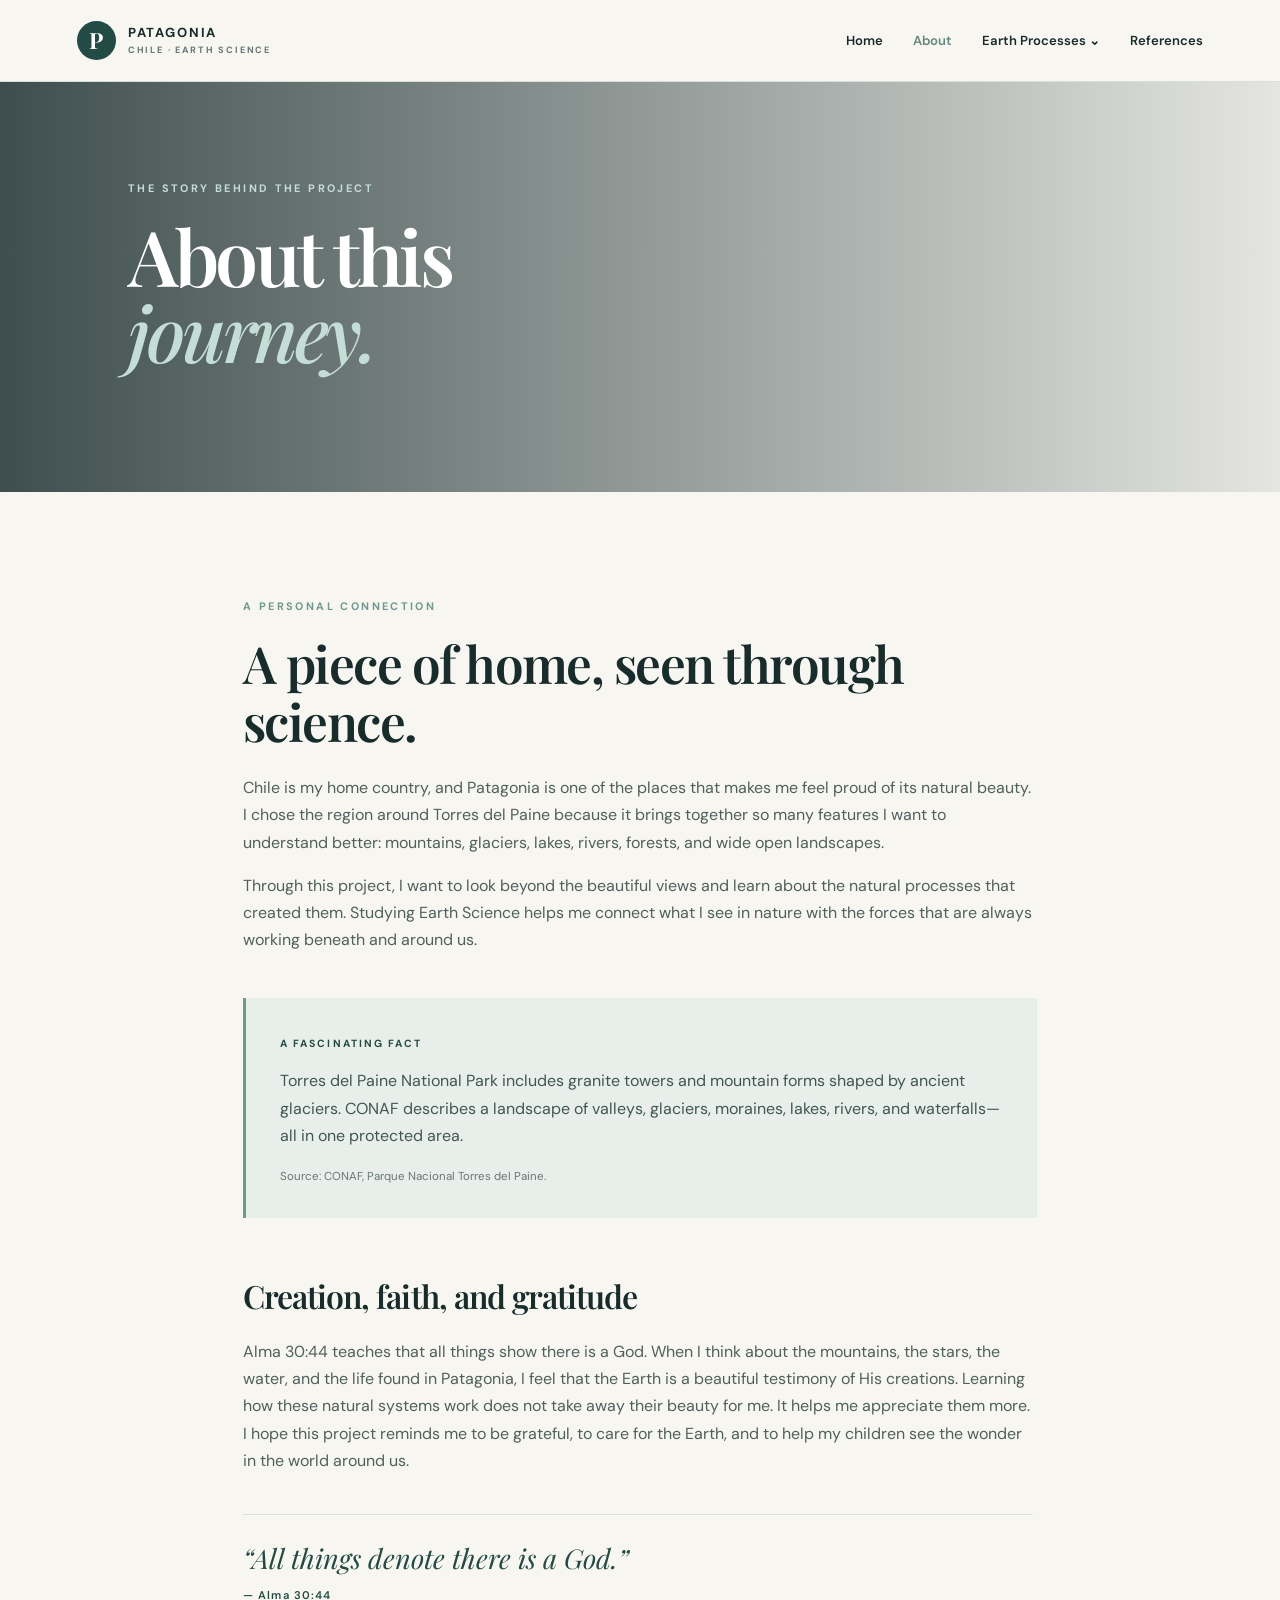
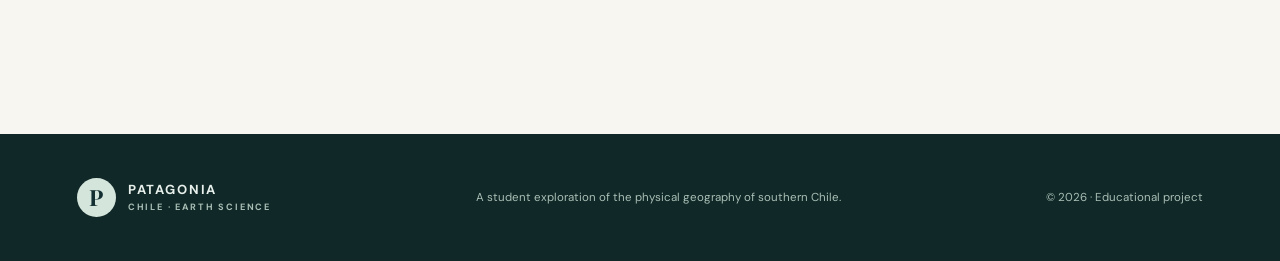
<file: about.html>
<!doctype html>
<html lang="en">

<head>
    <meta charset="utf-8">
    <meta name="viewport" content="width=device-width, initial-scale=1">
    <title>About | Patagonia</title>
    <link rel="preconnect" href="https://fonts.googleapis.com">
    <link
        href="https://fonts.googleapis.com/css2?family=DM+Sans:wght@400;500;600;700&family=Playfair+Display:wght@500;600;700&display=swap"
        rel="stylesheet">
    <link rel="stylesheet" href="assets/css/style.css">
</head>

<body>
    <header class="site-header"><a class="brand" href="index.html"><span class="brand-mark">P</span><span>PATAGONIA
                <small>CHILE · EARTH SCIENCE</small></span></a><button class="menu-toggle" aria-label="Open navigation"
            aria-expanded="false"><span></span><span></span><span></span></button>
        <nav class="nav"><a href="index.html">Home</a><a class="active" href="about.html">About</a>
            <div class="nav-group"><button class="nav-trigger">Earth Processes <span>⌄</span></button>
                <div class="dropdown"><a href="maps.html">01 · Maps & Location</a><a href="tectonics.html">02 · Plate
                        Tectonics</a><a href="erosion.html">03 · Weathering & Erosion</a><a href="water.html">04 · Water
                        & Coastlines</a><a href="climate.html">05 · Climate & Biomes</a></div>
            </div><a href="references.html">References</a>
        </nav>
    </header>
    <main>
        <section class="page-hero"
            style="--page-image:url('https://images.unsplash.com/photo-1464822759023-fed622ff2c3b?auto=format&fit=crop&w=1800&q=85')">
            <div>
                <p class="eyebrow">The story behind the project</p>
                <h1>About this<br><em>journey.</em></h1>
            </div>
        </section>
        <section class="section-wrap content-narrow">
            <p class="eyebrow">A personal connection</p>
            <h2>A piece of home, seen through science.</h2>
            <p>Chile is my home country, and Patagonia is one of the places that makes me feel proud of its natural
                beauty. I chose the region around Torres del Paine because it brings together so many features I want to
                understand better: mountains, glaciers, lakes, rivers, forests, and wide open landscapes.</p>
            <p>Through this project, I want to look beyond the beautiful views and learn about the natural processes
                that created them. Studying Earth Science helps me connect what I see in nature with the forces that are
                always working beneath and around us.</p>
            <div class="callout"><span class="callout-label">A fascinating fact</span>
                <p>Torres del Paine National Park includes granite towers and mountain forms shaped by ancient glaciers.
                    CONAF describes a landscape of valleys, glaciers, moraines, lakes, rivers, and waterfalls—all in one
                    protected area.</p><small>Source: CONAF, Parque Nacional Torres del Paine.</small>
            </div>
            <h2 class="subhead">Creation, faith, and gratitude</h2>
            <p>Alma 30:44 teaches that all things show there is a God. When I think about the mountains, the stars, the
                water, and the life found in Patagonia, I feel that the Earth is a beautiful testimony of His creations.
                Learning how these natural systems work does not take away their beauty for me. It helps me appreciate
                them more. I hope this project reminds me to be grateful, to care for the Earth, and to help my children
                see the wonder in the world around us.</p>
            <p class="scripture">“All things denote there is a God.” <span>— Alma 30:44</span></p>
        </section>
    </main>
    <footer class="footer"><a class="brand" href="index.html"><span class="brand-mark">P</span><span>PATAGONIA
                <small>CHILE · EARTH SCIENCE</small></span></a>
        <p>A student exploration of the physical geography of southern Chile.</p><span>© 2026 · Educational
            project</span>
    </footer>
    <script src="assets/js/main.js"></script>
</body>

</html>
</file>
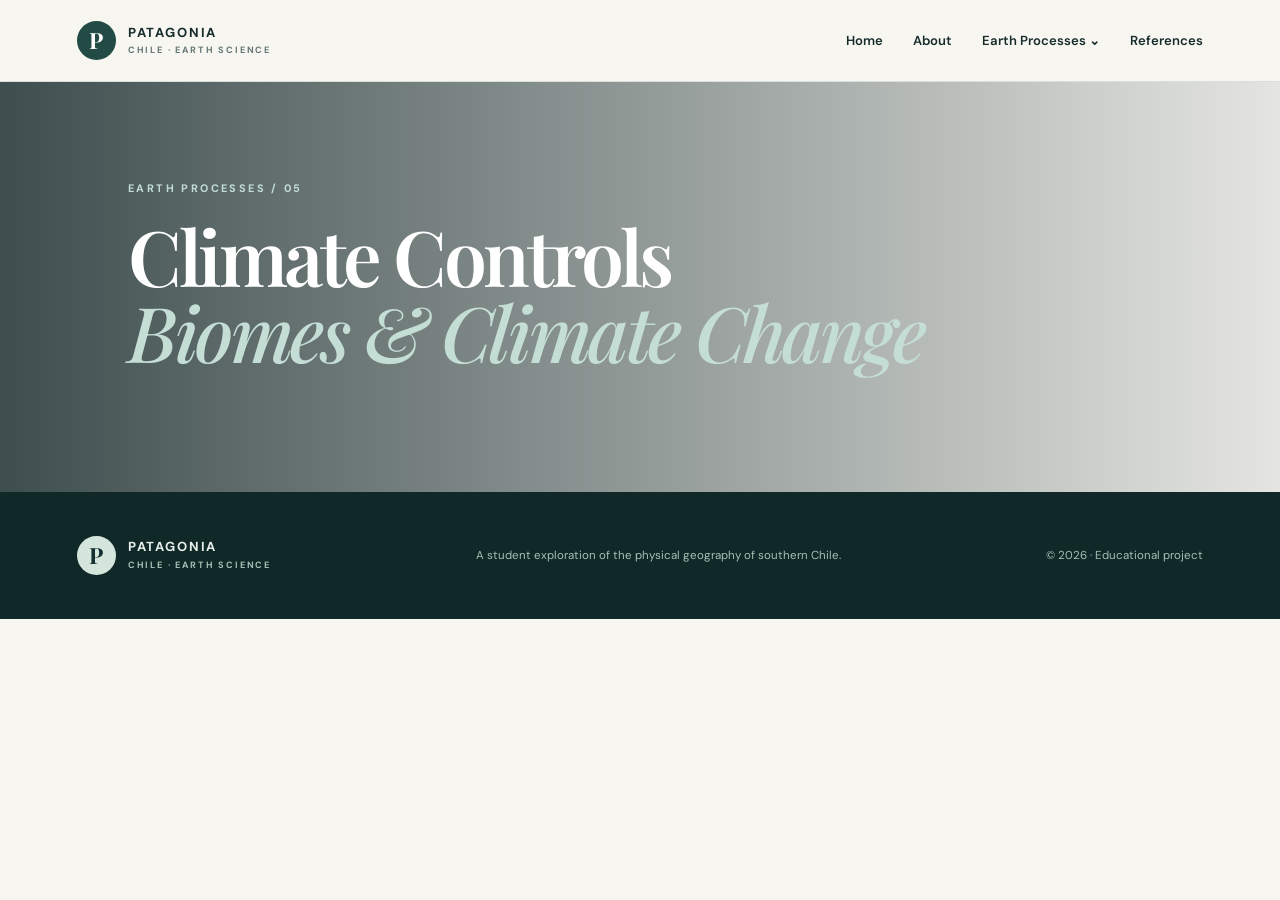
<file: climate.html>
<!doctype html>
<html lang="en">

<head>
    <meta charset="utf-8">
    <meta name="viewport" content="width=device-width, initial-scale=1">
    <link rel="preconnect" href="https://fonts.googleapis.com">
    <link
        href="https://fonts.googleapis.com/css2?family=DM+Sans:wght@400;500;600;700&family=Playfair+Display:wght@500;600;700&display=swap"
        rel="stylesheet">
    <link rel="stylesheet" href="assets/css/style.css">
</head>

<body>
    <header class="site-header"><a class="brand" href="index.html"><span class="brand-mark">P</span><span>PATAGONIA
                <small>CHILE · EARTH SCIENCE</small></span></a><button class="menu-toggle" aria-label="Open navigation"
            aria-expanded="false"><span></span><span></span><span></span></button>
        <nav class="nav"><a href="index.html">Home</a><a href="about.html">About</a>
            <div class="nav-group"><button class="nav-trigger">Earth Processes <span>⌄</span></button>
                <div class="dropdown"><a href="maps.html">01 · Maps & Location</a><a href="tectonics.html">02 · Plate
                        Tectonics</a><a href="erosion.html">03 · Weathering & Erosion</a><a href="water.html">04 · Water
                        & Coastlines</a><a href="climate.html">05 · Climate & Biomes</a></div>
            </div><a href="references.html">References</a>
        </nav>
    </header>
    <main>
        <section class="page-hero"
            style="--page-image:url('https://images.unsplash.com/photo-1472396961693-142e6e269027?auto=format&fit=crop&w=1800&q=85')">
            <div>
                <p class="eyebrow">EARTH PROCESSES / 05</p>
                <h1>Climate Controls<br><em> Biomes & Climate Change</em></h1>
            </div>
        </section>
       
    </main>
    <footer class="footer"><a class="brand" href="index.html"><span class="brand-mark">P</span><span>PATAGONIA
                <small>CHILE · EARTH SCIENCE</small></span></a>
        <p>A student exploration of the physical geography of southern Chile.</p><span>© 2026 · Educational
            project</span>
    </footer>
    <script src="assets/js/main.js"></script>
</body>

</html>
</file>
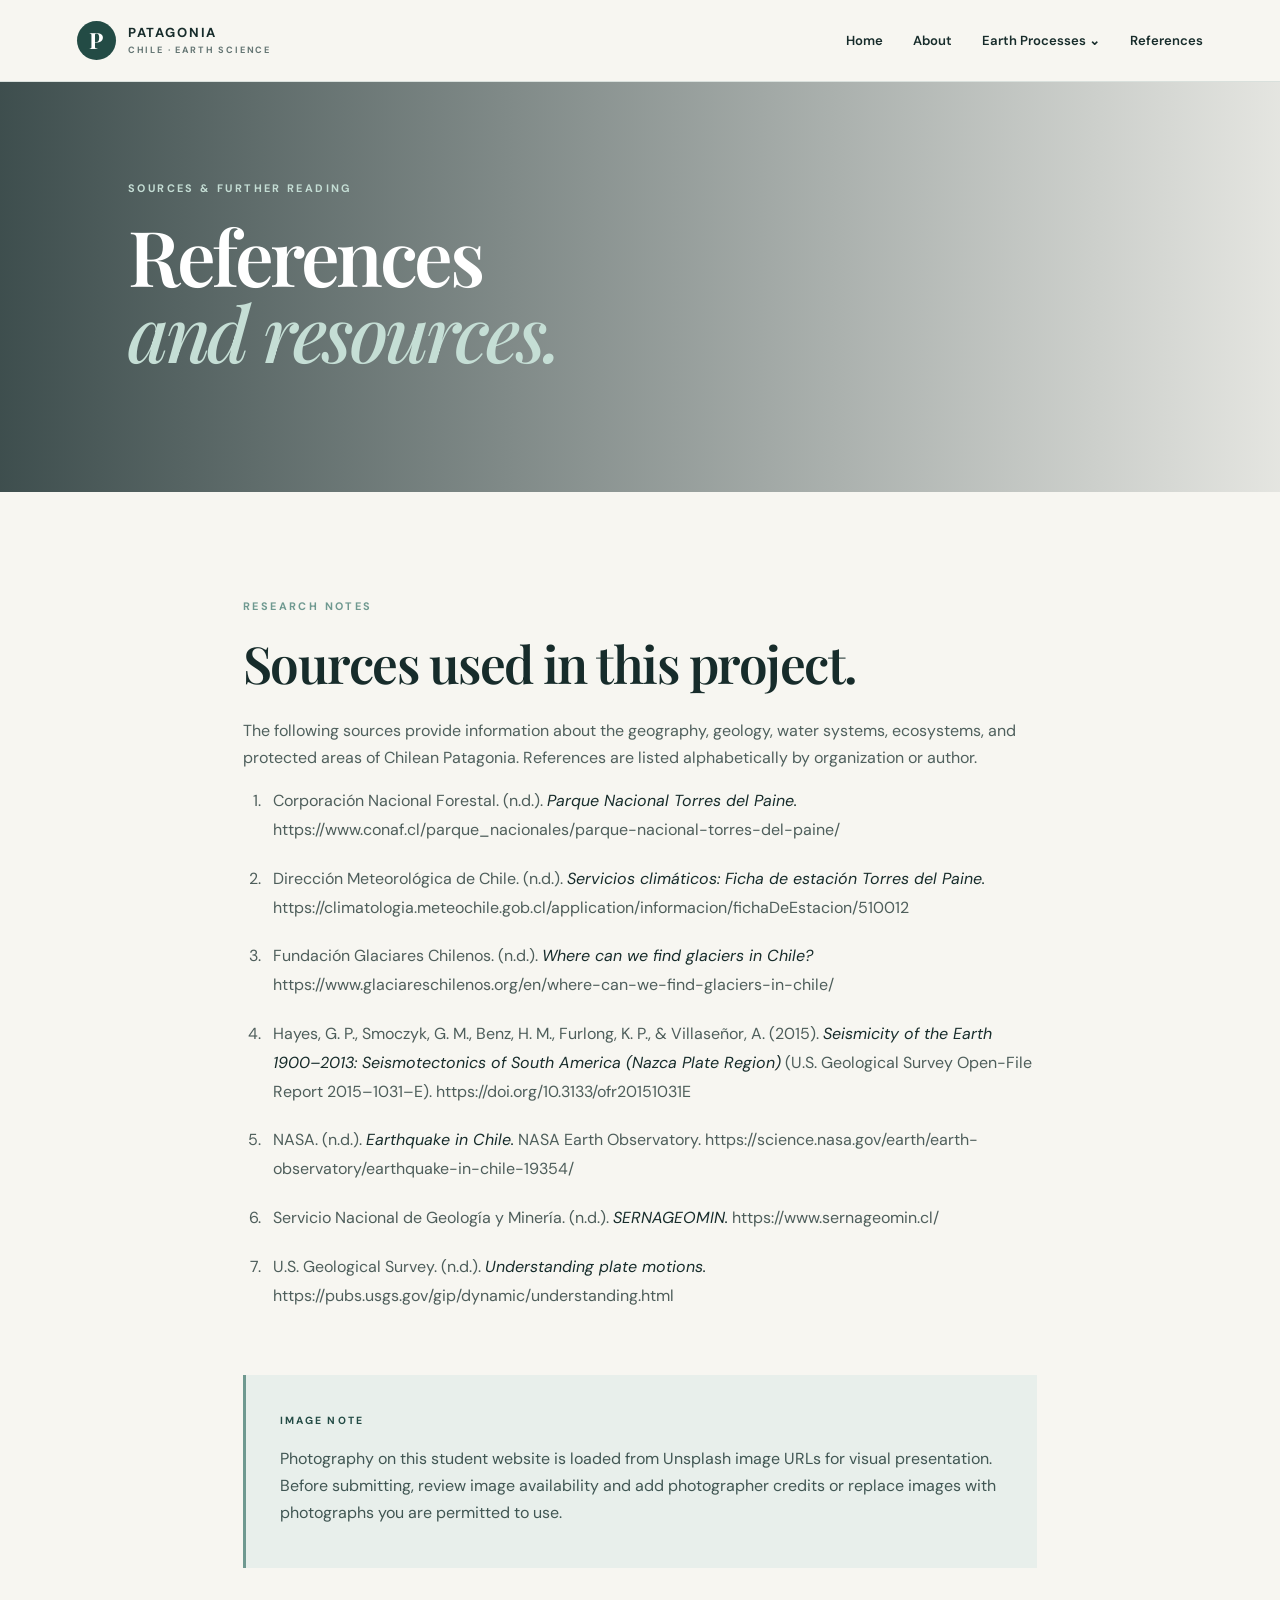
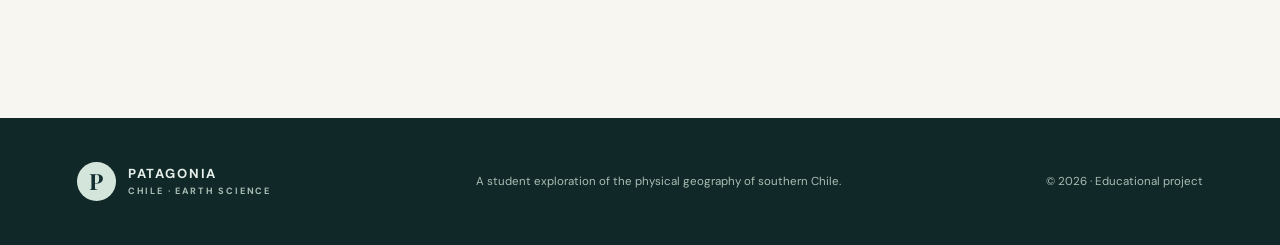
<file: references.html>
<!doctype html>
<html lang="en">

<head>
    <meta charset="utf-8">
    <meta name="viewport" content="width=device-width, initial-scale=1">
    <link rel="preconnect" href="https://fonts.googleapis.com">
    <link
        href="https://fonts.googleapis.com/css2?family=DM+Sans:wght@400;500;600;700&family=Playfair+Display:wght@500;600;700&display=swap"
        rel="stylesheet">
    <link rel="stylesheet" href="assets/css/style.css">
</head>

<body>
    <header class="site-header"><a class="brand" href="index.html"><span class="brand-mark">P</span><span>PATAGONIA
                <small>CHILE · EARTH SCIENCE</small></span></a><button class="menu-toggle" aria-label="Open navigation"
            aria-expanded="false"><span></span><span></span><span></span></button>
        <nav class="nav"><a href="index.html">Home</a><a href="about.html">About</a>
            <div class="nav-group"><button class="nav-trigger">Earth Processes <span>⌄</span></button>
                <div class="dropdown"><a href="maps.html">01 · Maps & Location</a><a href="tectonics.html">02 · Plate
                        Tectonics</a><a href="erosion.html">03 · Weathering & Erosion</a><a href="water.html">04 · Water
                        & Coastlines</a><a href="climate.html">05 · Climate & Biomes</a></div>
            </div><a href="references.html">References</a>
        </nav>
    </header>
    <main>
        <section class="page-hero"
            style="--page-image:url('https://images.unsplash.com/photo-1500530855697-b586d89ba3ee?auto=format&fit=crop&w=1800&q=85')">
            <div>
                <p class="eyebrow">Sources & further reading</p>
                <h1>References<br><em>and resources.</em></h1>
            </div>
        </section>
        <section class="section-wrap content-narrow">
            <p class="eyebrow">Research notes</p>
            <h2>Sources used in this project.</h2>
            <p>The following sources provide information about the geography, geology, water systems, ecosystems, and
                protected areas of Chilean Patagonia. References are listed alphabetically by organization or author.
            </p>
            <ol class="references">
                <li>Corporación Nacional Forestal. (n.d.). <em>Parque Nacional Torres del Paine.</em>
                    https://www.conaf.cl/parque_nacionales/parque-nacional-torres-del-paine/</li>
                <li>Dirección Meteorológica de Chile. (n.d.). <em>Servicios climáticos: Ficha de estación Torres del
                        Paine.</em>
                    https://climatologia.meteochile.gob.cl/application/informacion/fichaDeEstacion/510012</li>
                <li>Fundación Glaciares Chilenos. (n.d.). <em>Where can we find glaciers in Chile?</em>
                    https://www.glaciareschilenos.org/en/where-can-we-find-glaciers-in-chile/</li>
                <li>Hayes, G. P., Smoczyk, G. M., Benz, H. M., Furlong, K. P., & Villaseñor, A. (2015). <em>Seismicity
                        of the Earth 1900–2013: Seismotectonics of South America (Nazca Plate Region)</em> (U.S.
                    Geological Survey Open-File Report 2015–1031–E). https://doi.org/10.3133/ofr20151031E</li>
                <li>NASA. (n.d.). <em>Earthquake in Chile.</em> NASA Earth Observatory.
                    https://science.nasa.gov/earth/earth-observatory/earthquake-in-chile-19354/</li>
                <li>Servicio Nacional de Geología y Minería. (n.d.). <em>SERNAGEOMIN.</em> https://www.sernageomin.cl/
                </li>
                <li>U.S. Geological Survey. (n.d.). <em>Understanding plate motions.</em>
                    https://pubs.usgs.gov/gip/dynamic/understanding.html</li>
            </ol>
            <div class="callout"><span class="callout-label">Image note</span>
                <p>Photography on this student website is loaded from Unsplash image URLs for visual presentation.
                    Before submitting, review image availability and add photographer credits or replace images with
                    photographs you are permitted to use.</p>
            </div>
        </section>
    </main>
    <footer class="footer"><a class="brand" href="index.html"><span class="brand-mark">P</span><span>PATAGONIA
                <small>CHILE · EARTH SCIENCE</small></span></a>
        <p>A student exploration of the physical geography of southern Chile.</p><span>© 2026 · Educational
            project</span>
    </footer>
    <script src="assets/js/main.js"></script>
</body>

</html>
</file>
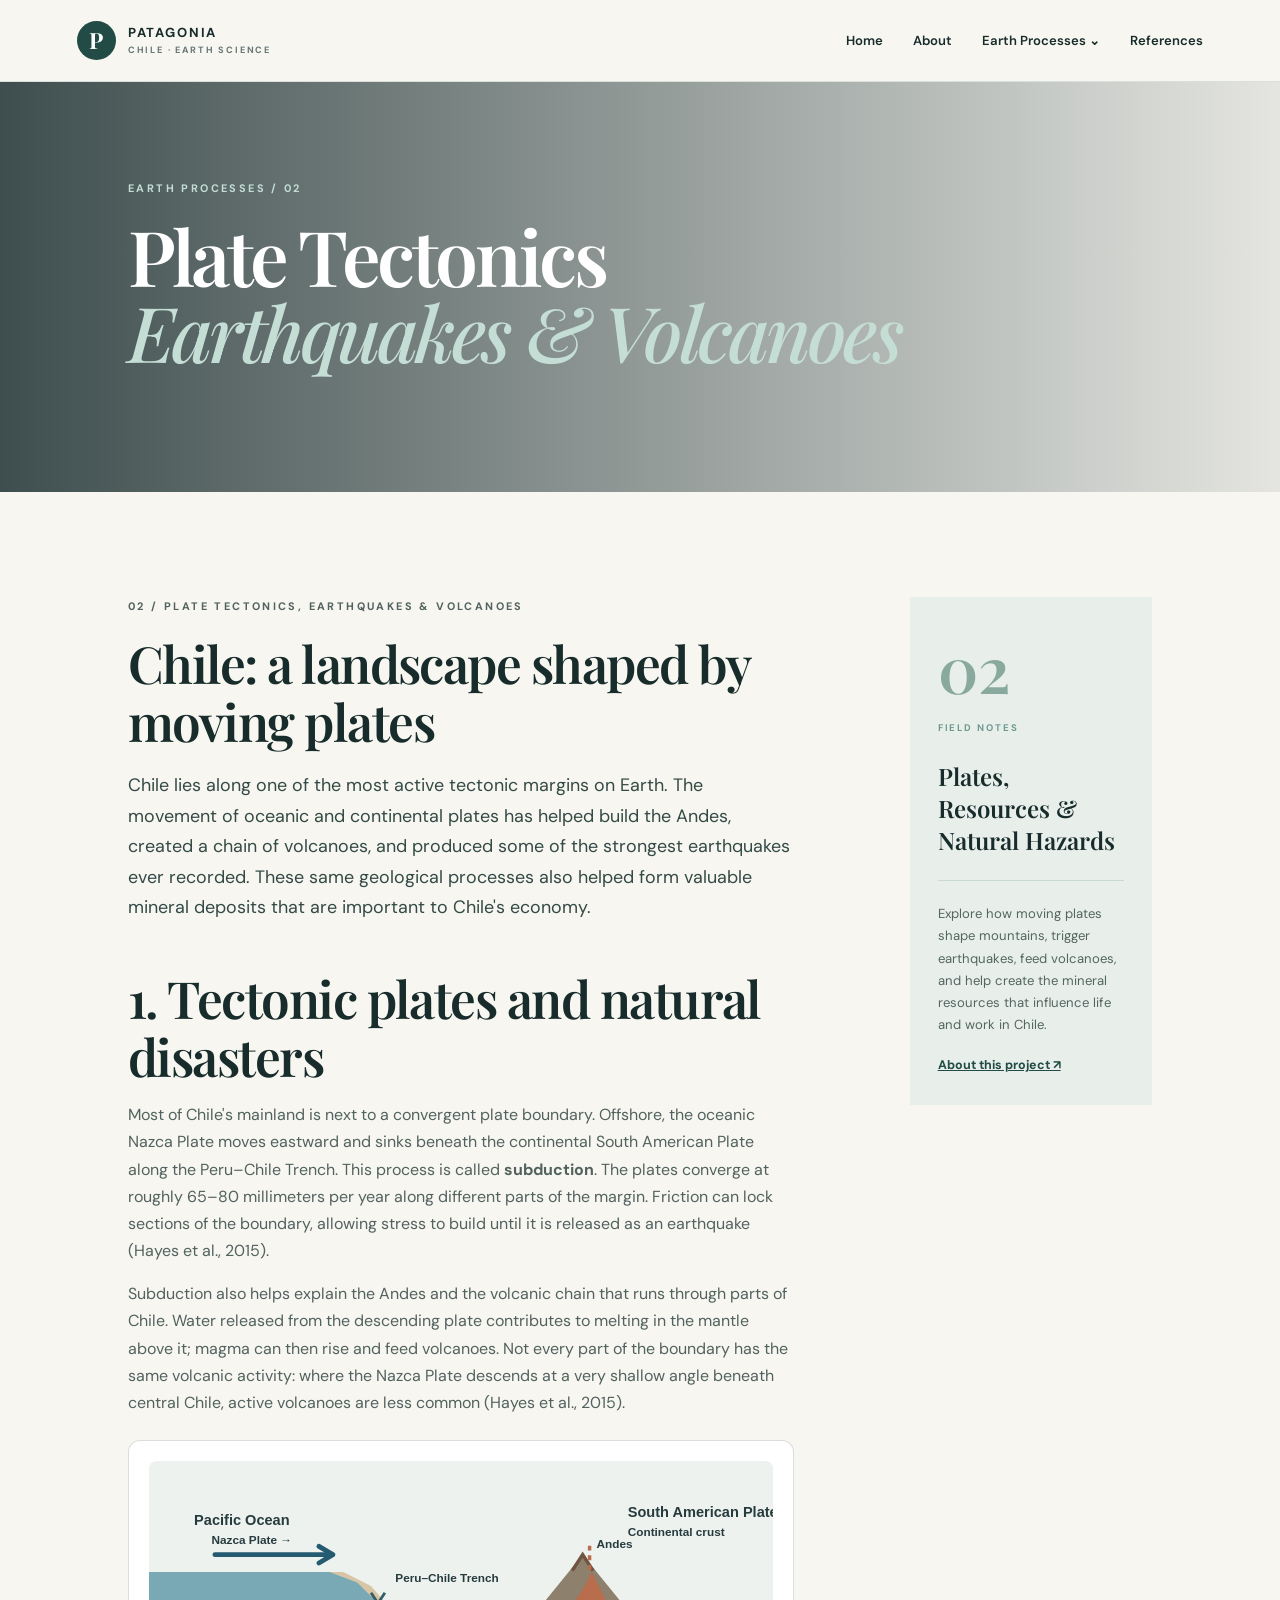
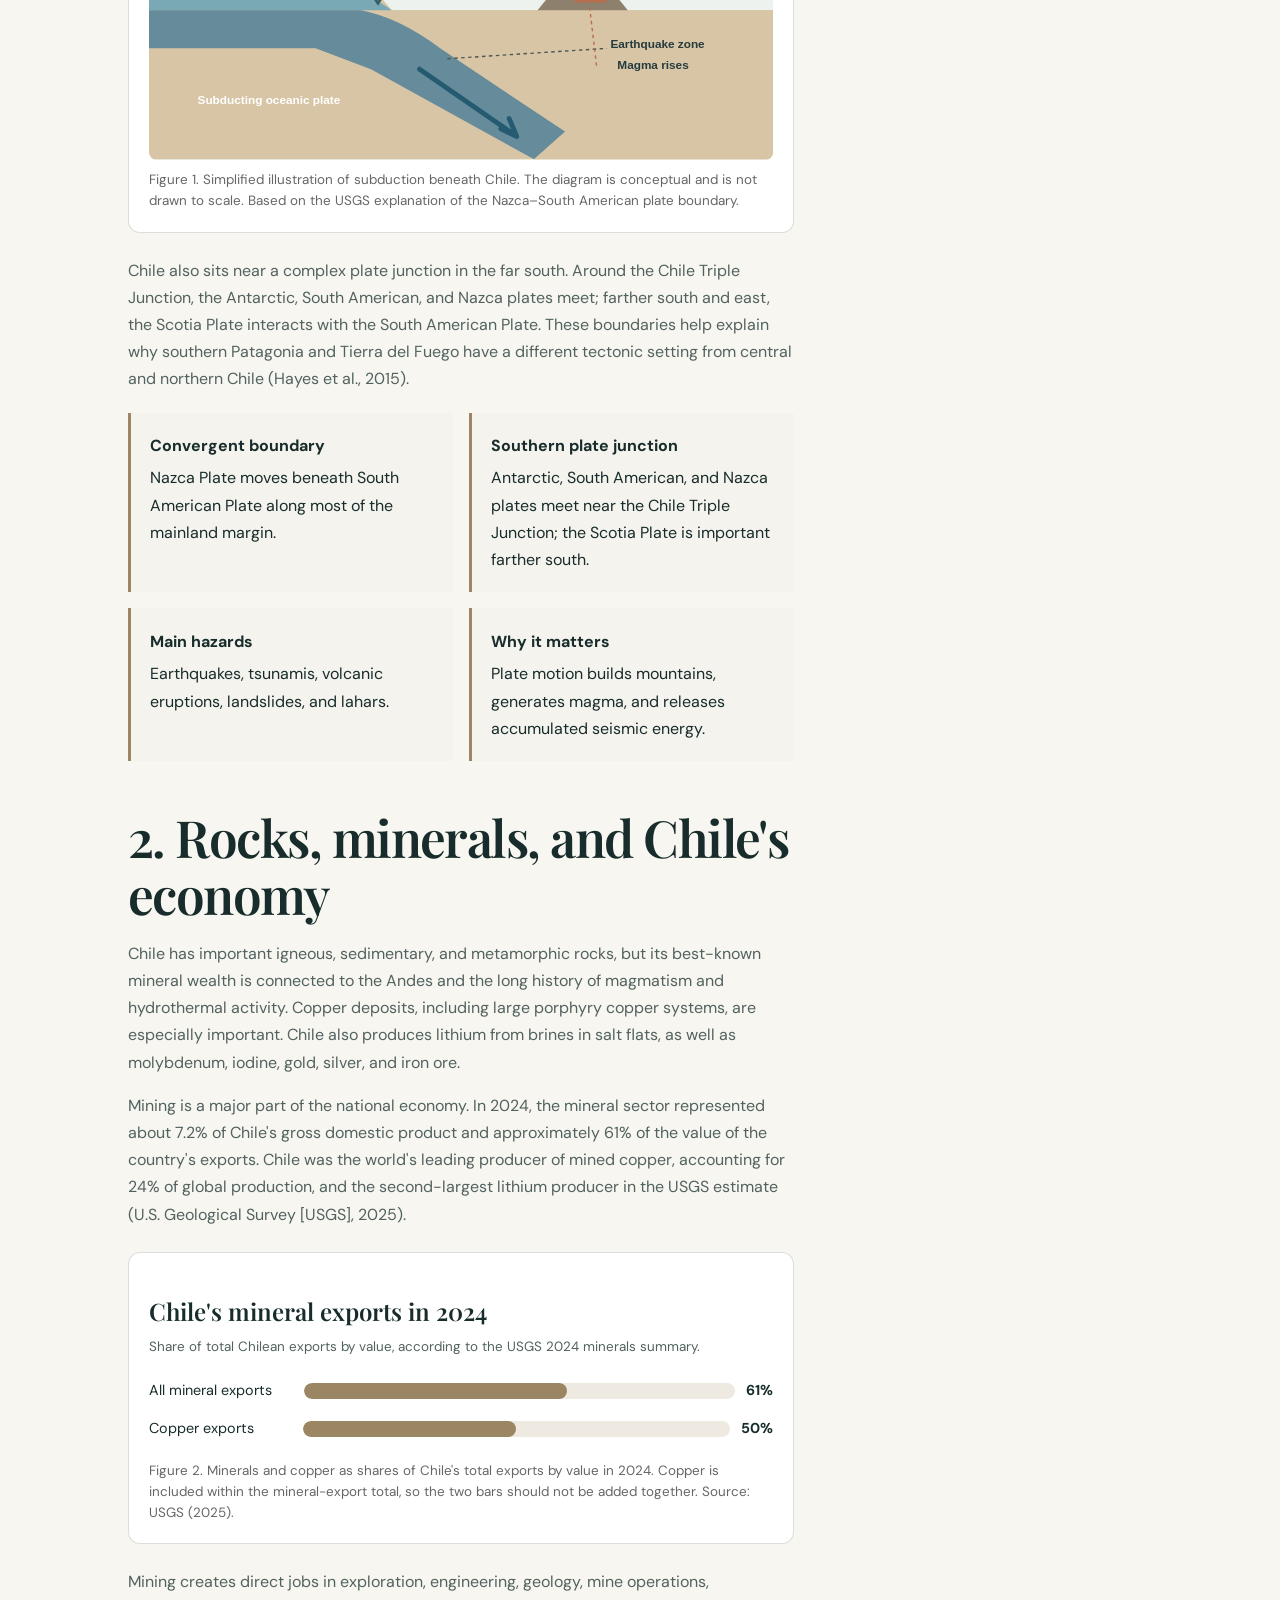
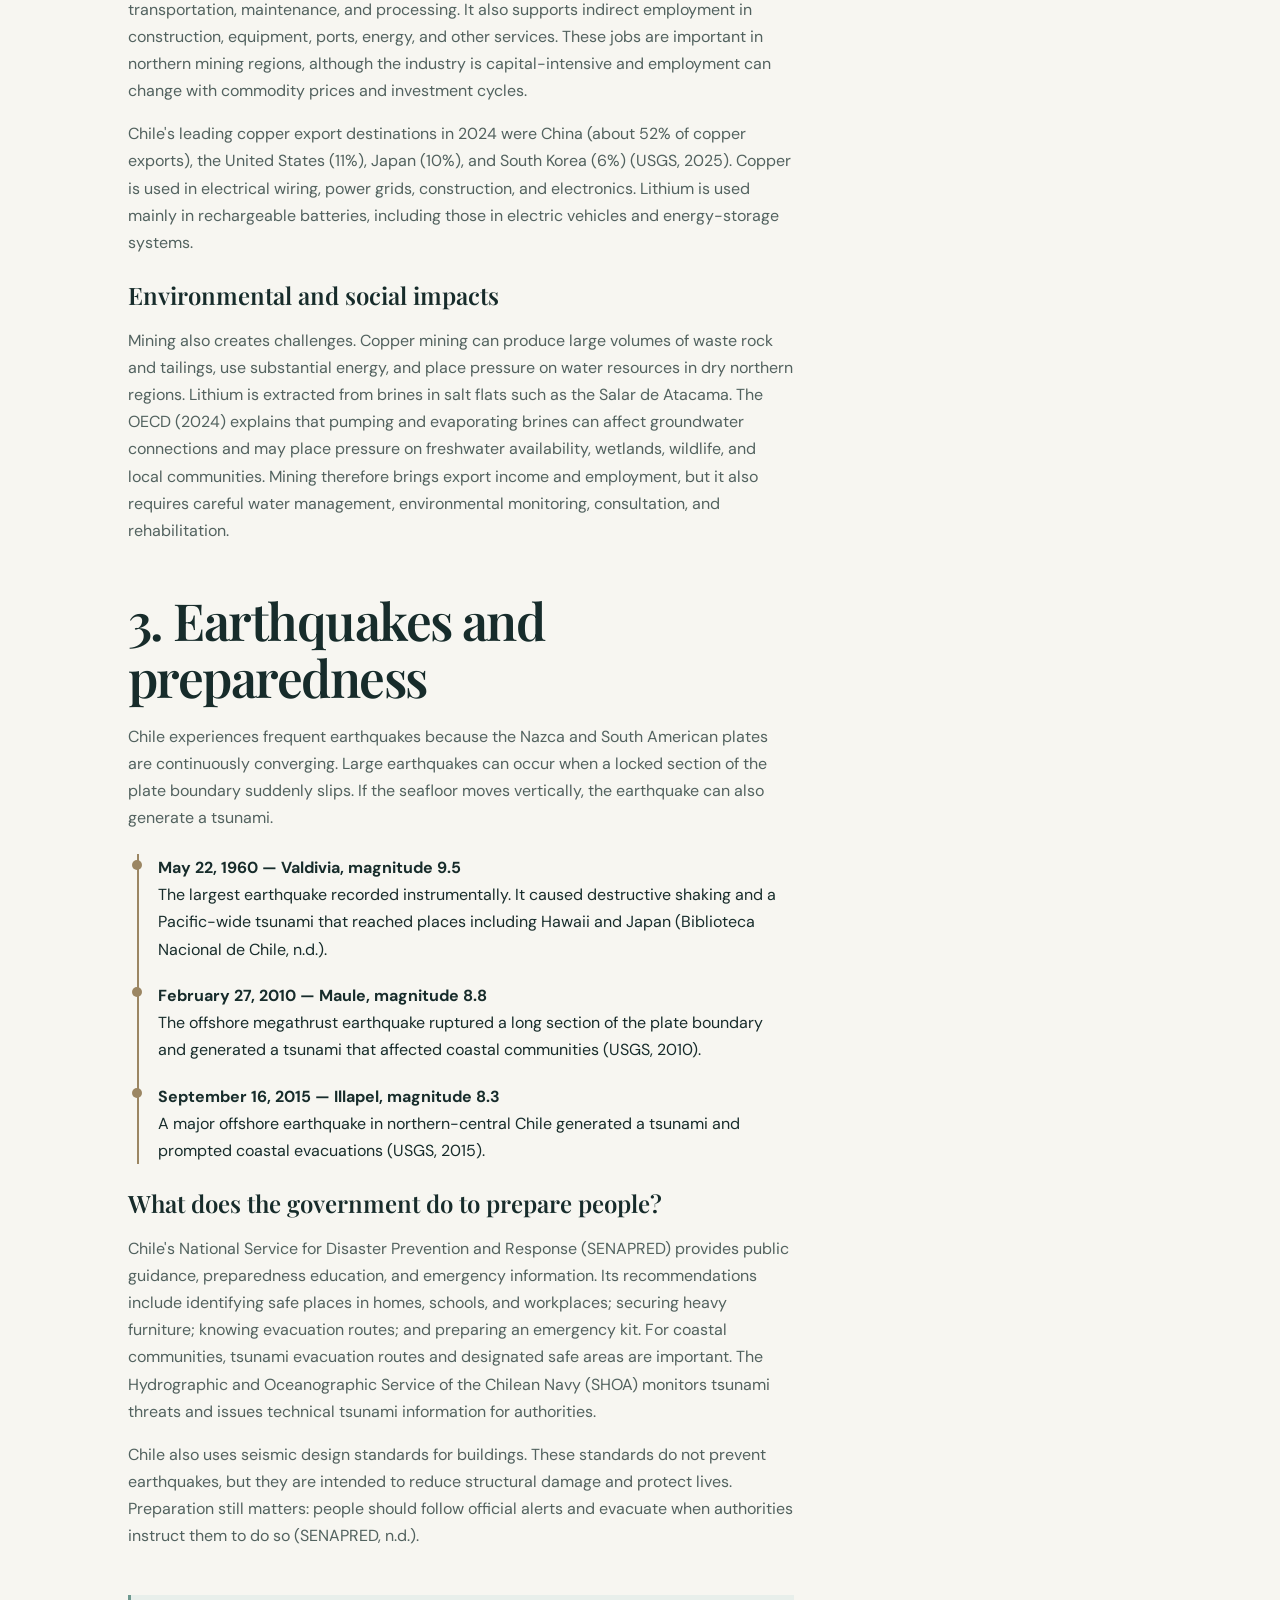
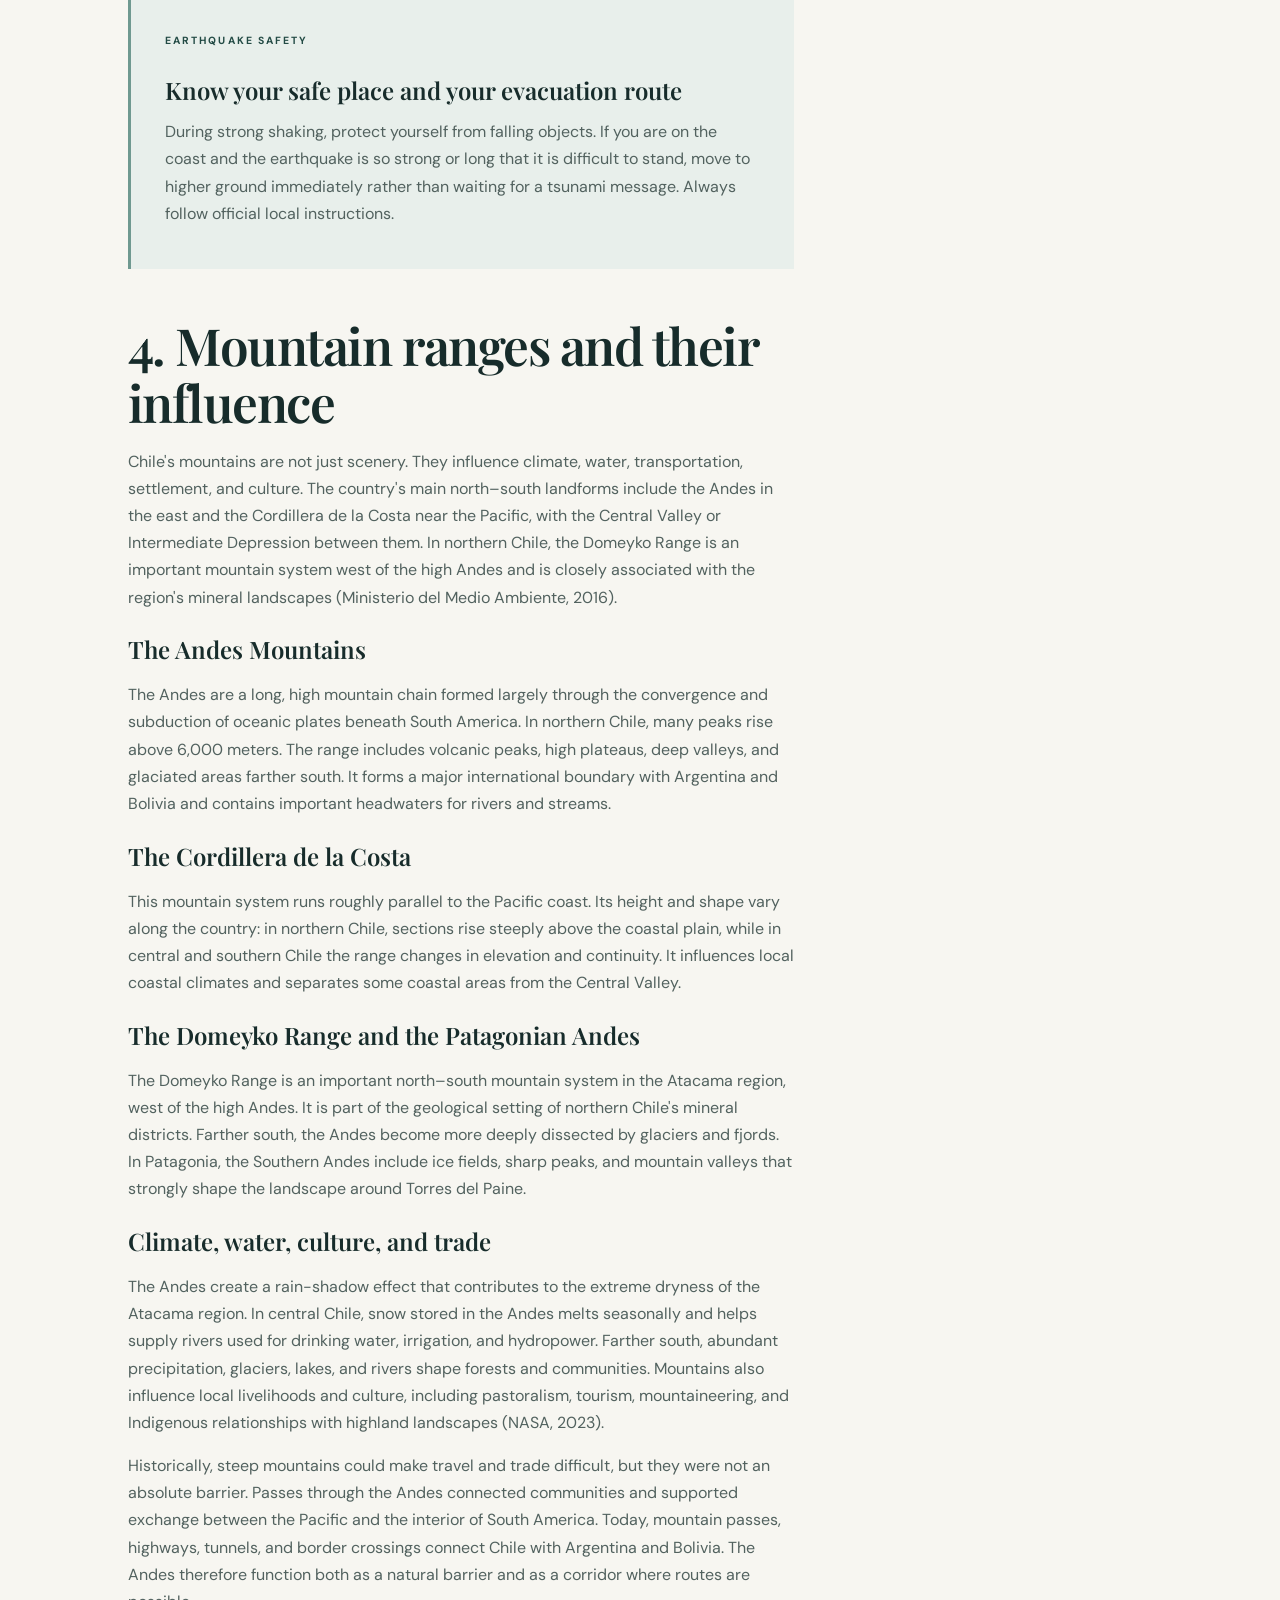
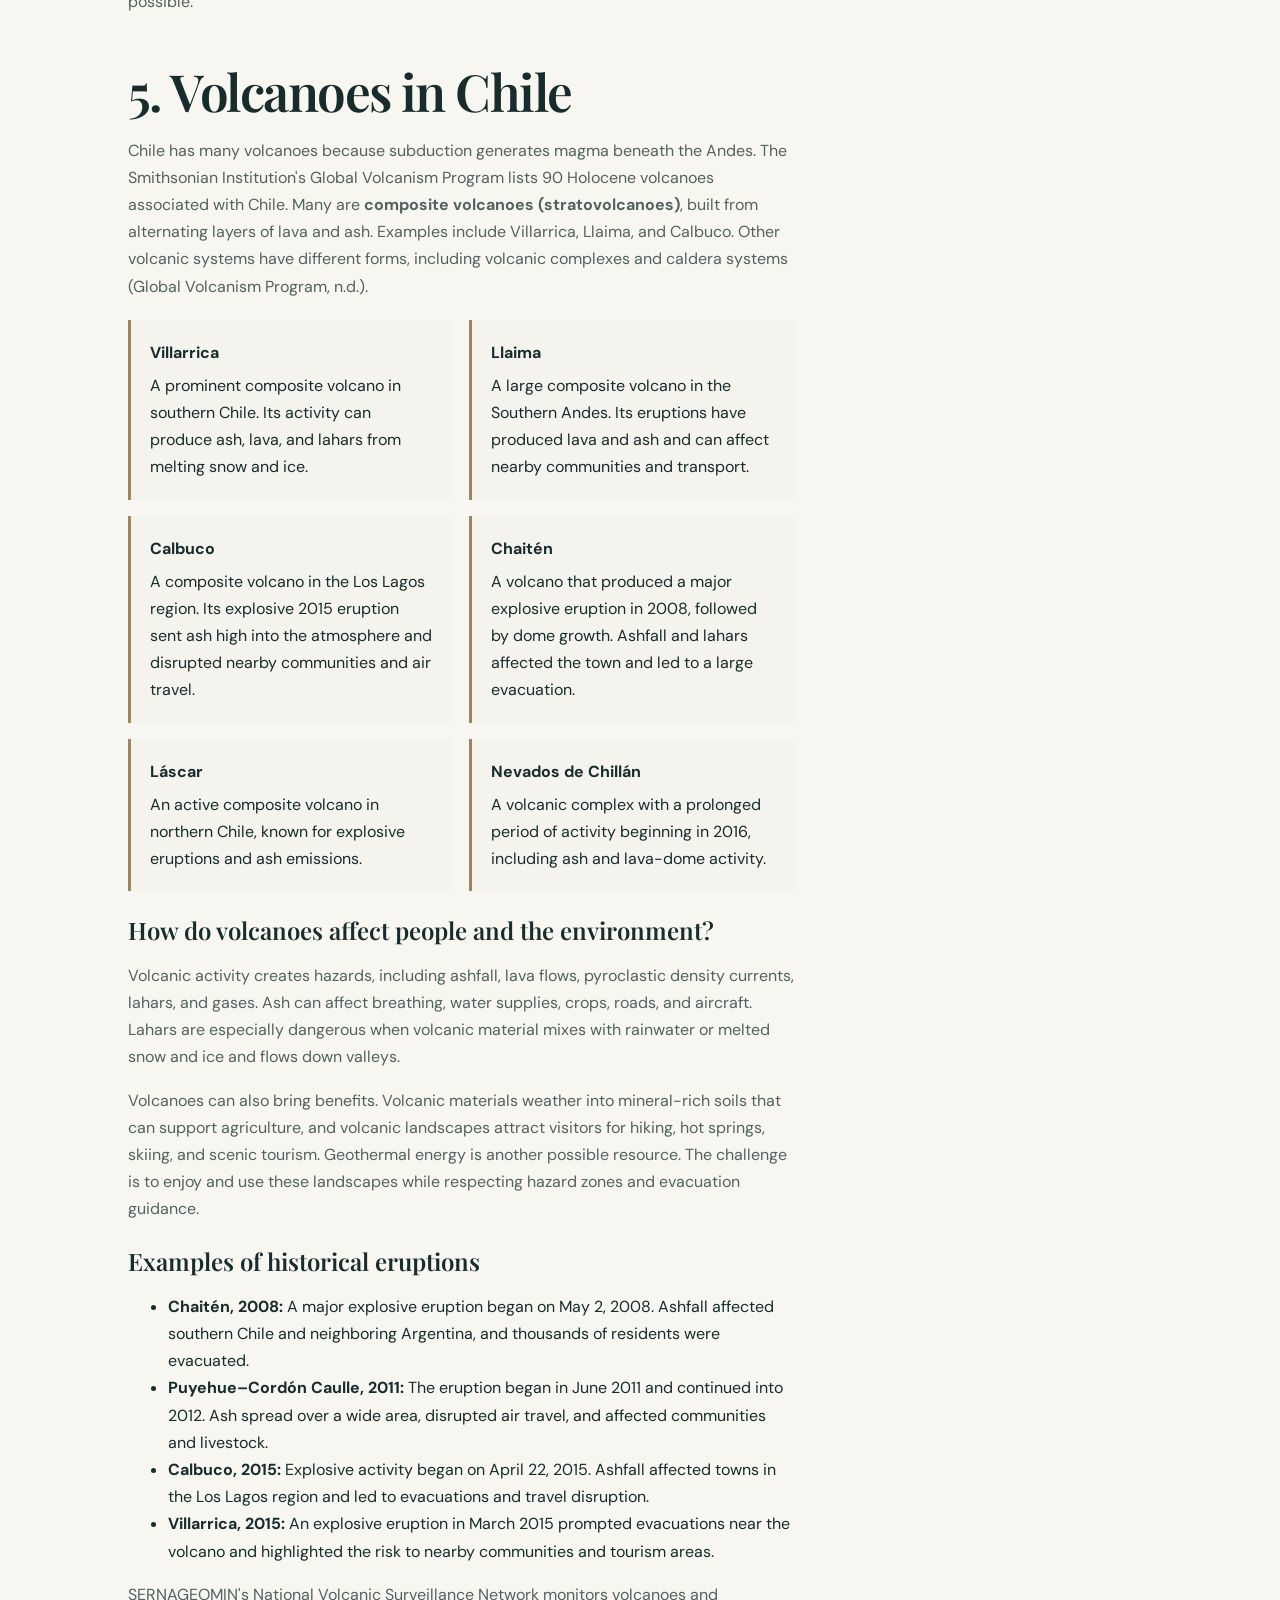
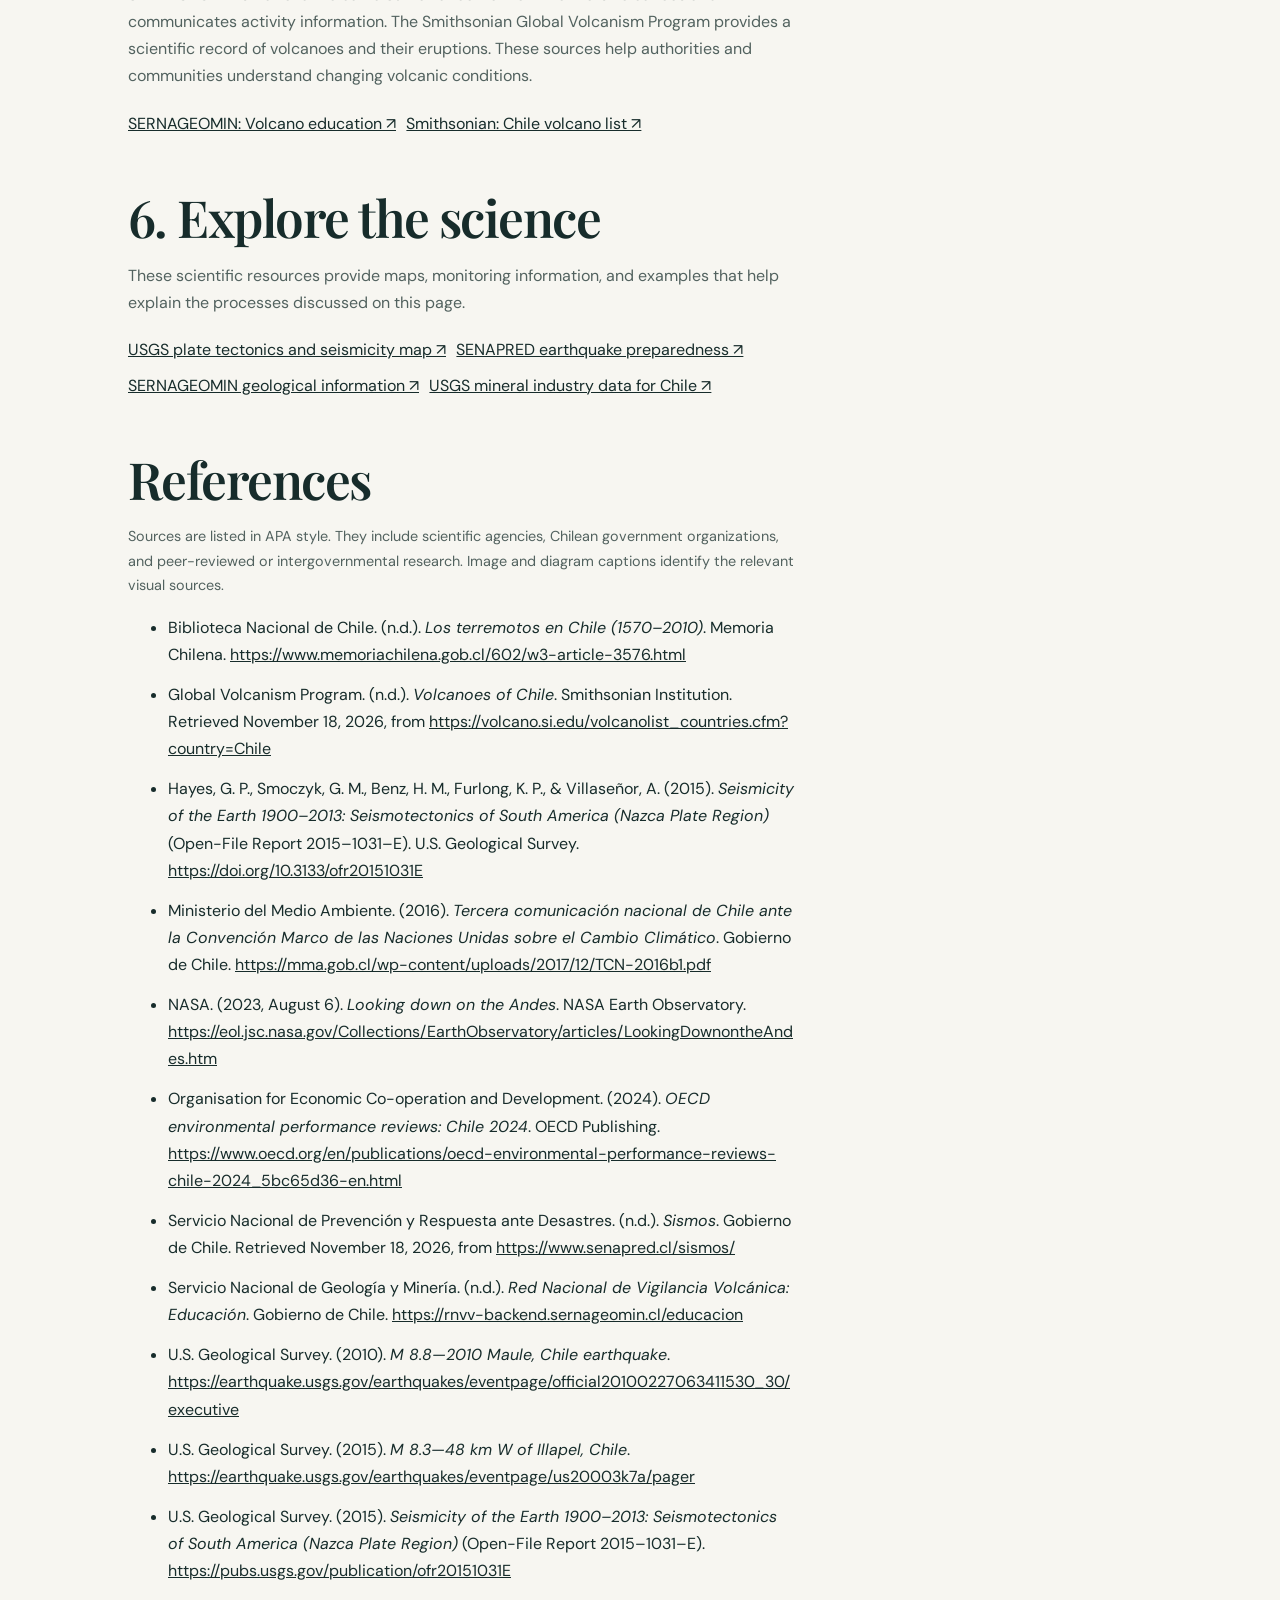
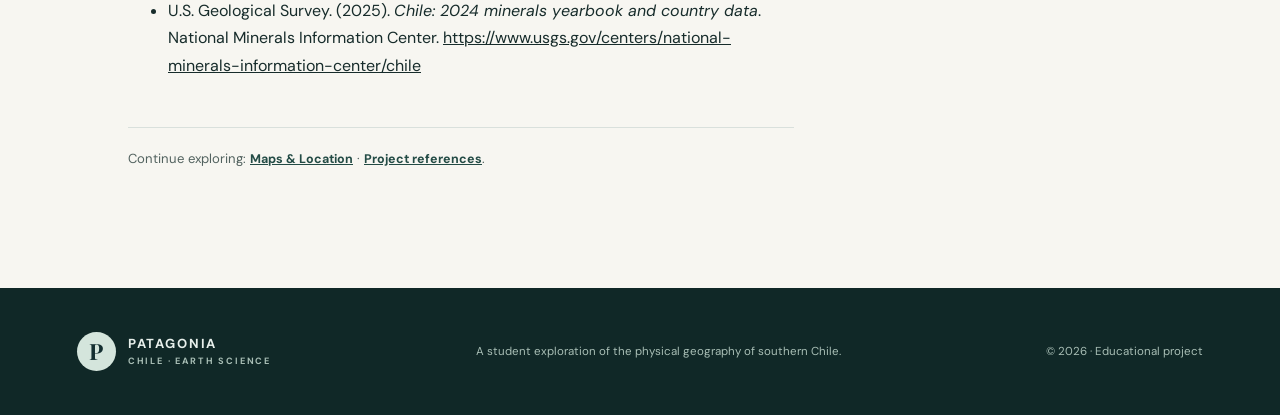
<file: tectonics.html>
<!doctype html>
<html lang="en">

<head>
    <meta charset="utf-8">
    <meta name="viewport" content="width=device-width, initial-scale=1">
    <link rel="preconnect" href="https://fonts.googleapis.com">
    <link
        href="https://fonts.googleapis.com/css2?family=DM+Sans:wght@400;500;600;700&family=Playfair+Display:wght@500;600;700&display=swap"
        rel="stylesheet">
    <link rel="stylesheet" href="assets/css/style.css">
    <style>

    .research-section{margin:3rem 0}
    .research-section h2{margin-bottom:1rem}
    .research-section h3{margin-top:1.4rem}
    .fact-grid{display:grid;grid-template-columns:repeat(2,minmax(0,1fr));gap:1rem;margin:1.25rem 0}
    .fact{padding:1.2rem;border-left:3px solid #9b8663;background:#f5f3ed}
    .fact strong{display:block;margin-bottom:.35rem}
    .visual-card{margin:1.5rem 0;padding:1.25rem;border:1px solid rgba(80,90,75,.2);border-radius:12px;background:#fff;overflow:hidden}
    .visual-card img{display:block;width:100%;max-height:390px;object-fit:cover;border-radius:8px}
    .visual-card figcaption,.small-source{font-size:.84rem;line-height:1.55;color:#666;margin-top:.65rem}
    .tectonic-diagram{width:100%;height:auto;display:block;background:#eef2ef;border-radius:8px}
    .chart{display:grid;gap:.85rem;margin:1.25rem 0}
    .chart-row{display:grid;grid-template-columns: minmax(115px,1fr) 3fr auto;gap:.7rem;align-items:center;font-size:.9rem}
    .bar-track{height:16px;background:#eeeae1;border-radius:20px;overflow:hidden}
    .bar{height:100%;background:#9b8663;border-radius:20px}
    .timeline{border-left:2px solid #9b8663;margin:1.4rem 0 1.4rem .55rem;padding-left:1.2rem}
    .timeline-item{position:relative;margin:0 0 1.2rem}
    .timeline-item:before{content:"";position:absolute;width:10px;height:10px;border-radius:50%;background:#9b8663;left:-1.62rem;top:.35rem}
    .timeline-item strong{display:block}
    .references-list li{margin:.8rem 0;overflow-wrap:anywhere}
    .resource-links a{display:inline-block;margin:.25rem .4rem .25rem 0}
    .map-note{font-size:.9rem;color:#666}
    @media(max-width:700px){.fact-grid{grid-template-columns:1fr}.chart-row{grid-template-columns:1fr;gap:.3rem}.visual-card{padding:.85rem}}

    </style>
</head>

<body>
    <header class="site-header"><a class="brand" href="index.html"><span class="brand-mark">P</span><span>PATAGONIA
                <small>CHILE · EARTH SCIENCE</small></span></a><button class="menu-toggle" aria-label="Open navigation"
            aria-expanded="false"><span></span><span></span><span></span></button>
        <nav class="nav"><a href="index.html">Home</a><a href="about.html">About</a>
            <div class="nav-group"><button class="nav-trigger">Earth Processes <span>⌄</span></button>
                <div class="dropdown"><a href="maps.html">01 · Maps & Location</a><a href="tectonics.html">02 · Plate
                        Tectonics</a><a href="erosion.html">03 · Weathering & Erosion</a><a href="water.html">04 · Water
                        & Coastlines</a><a href="climate.html">05 · Climate & Biomes</a></div>
            </div><a href="references.html">References</a>
        </nav>
    </header>
    <main>
        <section class="page-hero"
            style="--page-image:url('https://images.unsplash.com/photo-1464822759023-fed622ff2c3b?auto=format&fit=crop&w=1800&q=85')">
            <div>
                <p class="eyebrow">EARTH PROCESSES / 02</p>
                <h1>Plate Tectonics<br><em> Earthquakes & Volcanoes</em></h1>
            </div>
        </section>
        <section class="section-wrap article-layout">
            <article class="article-main">
                <p class="eyebrow">02 / Plate Tectonics, Earthquakes & Volcanoes</p>
                <h2>Chile: a landscape shaped by moving plates</h2>
                <p class="lead">Chile lies along one of the most active tectonic margins on Earth. The movement of oceanic and continental plates has helped build the Andes, created a chain of volcanoes, and produced some of the strongest earthquakes ever recorded. These same geological processes also helped form valuable mineral deposits that are important to Chile's economy.</p>

                <section class="research-section" id="tectonic-plates">
                    <h2>1. Tectonic plates and natural disasters</h2>
                    <p>Most of Chile's mainland is next to a convergent plate boundary. Offshore, the oceanic Nazca Plate moves eastward and sinks beneath the continental South American Plate along the Peru–Chile Trench. This process is called <strong>subduction</strong>. The plates converge at roughly 65–80 millimeters per year along different parts of the margin. Friction can lock sections of the boundary, allowing stress to build until it is released as an earthquake (Hayes et al., 2015).</p>
                    <p>Subduction also helps explain the Andes and the volcanic chain that runs through parts of Chile. Water released from the descending plate contributes to melting in the mantle above it; magma can then rise and feed volcanoes. Not every part of the boundary has the same volcanic activity: where the Nazca Plate descends at a very shallow angle beneath central Chile, active volcanoes are less common (Hayes et al., 2015).</p>

                    <figure class="visual-card">
                      <svg class="tectonic-diagram" viewBox="0 0 900 430" role="img" aria-labelledby="subduction-title subduction-desc">
                        <title id="subduction-title">Simplified cross-section of the Nazca–South American plate boundary</title>
                        <desc id="subduction-desc">The oceanic Nazca Plate moves east and descends beneath the South American Plate. A trench, earthquake zone, rising magma, and Andes volcano are shown.</desc>
                        <rect x="0" y="0" width="900" height="430" fill="#eef2ef"/>
                        <path d="M0 160 L280 160 L320 180 L350 215 L900 215 L900 430 L0 430 Z" fill="#d7c5a5"/>
                        <path d="M0 160 L260 160 L300 175 L320 195 L350 215 L0 215 Z" fill="#78a9b5"/>
                        <path d="M0 215 L305 215 Q360 225 420 270 L600 390 L555 430 L320 300 L240 270 L0 270 Z" fill="#668b9a"/>
                        <path d="M350 215 L900 215 L900 430 L555 430 L600 390 L420 270 Z" fill="#d7c5a5"/>
                        <path d="M560 215 L625 135 L690 215 Z" fill="#8d806c"/>
                        <path d="M610 158 L625 135 L640 158" fill="none" stroke="#6f5540" stroke-width="5"/>
                        <path d="M612 204 Q630 180 638 160 Q648 180 660 204" fill="#b86d4c"/>
                        <path d="M635 157 L635 115" stroke="#b86d4c" stroke-width="5" stroke-dasharray="7 7"/>
                        <path d="M95 135 L255 135" stroke="#245b70" stroke-width="7" stroke-linecap="round"/>
                        <path d="M245 123 L265 135 L245 147" fill="none" stroke="#245b70" stroke-width="7" stroke-linecap="round" stroke-linejoin="round"/>
                        <path d="M390 300 L520 390" stroke="#245b70" stroke-width="7" stroke-linecap="round"/>
                        <path d="M507 386 L530 397 L519 371" fill="none" stroke="#245b70" stroke-width="7" stroke-linecap="round" stroke-linejoin="round"/>
                        <path d="M320 190 L330 205 L340 190" fill="none" stroke="#355d67" stroke-width="4"/>
                        <g fill="#263b3e" font-family="Arial, sans-serif" font-size="21" font-weight="bold">
                          <text x="65" y="92">Pacific Ocean</text><text x="90" y="120" font-size="17">Nazca Plate →</text>
                          <text x="690" y="80">South American Plate</text><text x="690" y="108" font-size="17">Continental crust</text>
                          <text x="355" y="175" font-size="17">Peru–Chile Trench</text>
                          <text x="645" y="125" font-size="17">Andes</text>
                          <text x="665" y="270" font-size="17">Earthquake zone</text>
                          <text x="675" y="300" font-size="17">Magma rises</text>
                          <text x="70" y="350" font-size="17" fill="#fff">Subducting oceanic plate</text>
                        </g>
                        <path d="M430 285 L660 270" stroke="#4f5651" stroke-width="2" stroke-dasharray="5 5"/>
                        <path d="M645 295 L635 210" stroke="#b86d4c" stroke-width="2" stroke-dasharray="5 5"/>
                      </svg>
                      <figcaption>Figure 1. Simplified illustration of subduction beneath Chile. The diagram is conceptual and is not drawn to scale. Based on the USGS explanation of the Nazca–South American plate boundary.</figcaption>
                    </figure>

                    <p>Chile also sits near a complex plate junction in the far south. Around the Chile Triple Junction, the Antarctic, South American, and Nazca plates meet; farther south and east, the Scotia Plate interacts with the South American Plate. These boundaries help explain why southern Patagonia and Tierra del Fuego have a different tectonic setting from central and northern Chile (Hayes et al., 2015).</p>
                    <div class="fact-grid">
                      <div class="fact"><strong>Convergent boundary</strong>Nazca Plate moves beneath South American Plate along most of the mainland margin.</div>
                      <div class="fact"><strong>Southern plate junction</strong>Antarctic, South American, and Nazca plates meet near the Chile Triple Junction; the Scotia Plate is important farther south.</div>
                      <div class="fact"><strong>Main hazards</strong>Earthquakes, tsunamis, volcanic eruptions, landslides, and lahars.</div>
                      <div class="fact"><strong>Why it matters</strong>Plate motion builds mountains, generates magma, and releases accumulated seismic energy.</div>
                    </div>
                </section>

                <section class="research-section" id="rocks-minerals">
                    <h2>2. Rocks, minerals, and Chile's economy</h2>
                    <p>Chile has important igneous, sedimentary, and metamorphic rocks, but its best-known mineral wealth is connected to the Andes and the long history of magmatism and hydrothermal activity. Copper deposits, including large porphyry copper systems, are especially important. Chile also produces lithium from brines in salt flats, as well as molybdenum, iodine, gold, silver, and iron ore.</p>
                    <p>Mining is a major part of the national economy. In 2024, the mineral sector represented about 7.2% of Chile's gross domestic product and approximately 61% of the value of the country's exports. Chile was the world's leading producer of mined copper, accounting for 24% of global production, and the second-largest lithium producer in the USGS estimate (U.S. Geological Survey [USGS], 2025).</p>

                    <figure class="visual-card">
                      <h3>Chile's mineral exports in 2024</h3>
                      <p class="small-source">Share of total Chilean exports by value, according to the USGS 2024 minerals summary.</p>
                      <div class="chart" role="img" aria-label="Mineral exports represented about 61 percent of Chile's total exports by value in 2024; copper accounted for about 50 percent of all Chilean exports.">
                        <div class="chart-row"><span>All mineral exports</span><div class="bar-track"><div class="bar" style="width:61%"></div></div><strong>61%</strong></div>
                        <div class="chart-row"><span>Copper exports</span><div class="bar-track"><div class="bar" style="width:50%"></div></div><strong>50%</strong></div>
                      </div>
                      <figcaption>Figure 2. Minerals and copper as shares of Chile's total exports by value in 2024. Copper is included within the mineral-export total, so the two bars should not be added together. Source: USGS (2025).</figcaption>
                    </figure>

                    <p>Mining creates direct jobs in exploration, engineering, geology, mine operations, transportation, maintenance, and processing. It also supports indirect employment in construction, equipment, ports, energy, and other services. These jobs are important in northern mining regions, although the industry is capital-intensive and employment can change with commodity prices and investment cycles.</p>
                    <p>Chile's leading copper export destinations in 2024 were China (about 52% of copper exports), the United States (11%), Japan (10%), and South Korea (6%) (USGS, 2025). Copper is used in electrical wiring, power grids, construction, and electronics. Lithium is used mainly in rechargeable batteries, including those in electric vehicles and energy-storage systems.</p>
                    <h3>Environmental and social impacts</h3>
                    <p>Mining also creates challenges. Copper mining can produce large volumes of waste rock and tailings, use substantial energy, and place pressure on water resources in dry northern regions. Lithium is extracted from brines in salt flats such as the Salar de Atacama. The OECD (2024) explains that pumping and evaporating brines can affect groundwater connections and may place pressure on freshwater availability, wetlands, wildlife, and local communities. Mining therefore brings export income and employment, but it also requires careful water management, environmental monitoring, consultation, and rehabilitation.</p>
                </section>

                <section class="research-section" id="earthquakes">
                    <h2>3. Earthquakes and preparedness</h2>
                    <p>Chile experiences frequent earthquakes because the Nazca and South American plates are continuously converging. Large earthquakes can occur when a locked section of the plate boundary suddenly slips. If the seafloor moves vertically, the earthquake can also generate a tsunami.</p>
                    <div class="timeline">
                      <div class="timeline-item"><strong>May 22, 1960 — Valdivia, magnitude 9.5</strong>The largest earthquake recorded instrumentally. It caused destructive shaking and a Pacific-wide tsunami that reached places including Hawaii and Japan (Biblioteca Nacional de Chile, n.d.).</div>
                      <div class="timeline-item"><strong>February 27, 2010 — Maule, magnitude 8.8</strong>The offshore megathrust earthquake ruptured a long section of the plate boundary and generated a tsunami that affected coastal communities (USGS, 2010).</div>
                      <div class="timeline-item"><strong>September 16, 2015 — Illapel, magnitude 8.3</strong>A major offshore earthquake in northern-central Chile generated a tsunami and prompted coastal evacuations (USGS, 2015).</div>
                    </div>
                    <h3>What does the government do to prepare people?</h3>
                    <p>Chile's National Service for Disaster Prevention and Response (SENAPRED) provides public guidance, preparedness education, and emergency information. Its recommendations include identifying safe places in homes, schools, and workplaces; securing heavy furniture; knowing evacuation routes; and preparing an emergency kit. For coastal communities, tsunami evacuation routes and designated safe areas are important. The Hydrographic and Oceanographic Service of the Chilean Navy (SHOA) monitors tsunami threats and issues technical tsunami information for authorities.</p>
                    <p>Chile also uses seismic design standards for buildings. These standards do not prevent earthquakes, but they are intended to reduce structural damage and protect lives. Preparation still matters: people should follow official alerts and evacuate when authorities instruct them to do so (SENAPRED, n.d.).</p>
                    <div class="callout"><span class="callout-label">Earthquake safety</span>
                      <h3>Know your safe place and your evacuation route</h3>
                      <p>During strong shaking, protect yourself from falling objects. If you are on the coast and the earthquake is so strong or long that it is difficult to stand, move to higher ground immediately rather than waiting for a tsunami message. Always follow official local instructions.</p>
                    </div>
                </section>

                <section class="research-section" id="mountains">
                    <h2>4. Mountain ranges and their influence</h2>
                    <p>Chile's mountains are not just scenery. They influence climate, water, transportation, settlement, and culture. The country's main north–south landforms include the Andes in the east and the Cordillera de la Costa near the Pacific, with the Central Valley or Intermediate Depression between them. In northern Chile, the Domeyko Range is an important mountain system west of the high Andes and is closely associated with the region's mineral landscapes (Ministerio del Medio Ambiente, 2016).</p>
                    <h3>The Andes Mountains</h3>
                    <p>The Andes are a long, high mountain chain formed largely through the convergence and subduction of oceanic plates beneath South America. In northern Chile, many peaks rise above 6,000 meters. The range includes volcanic peaks, high plateaus, deep valleys, and glaciated areas farther south. It forms a major international boundary with Argentina and Bolivia and contains important headwaters for rivers and streams.</p>
                    <h3>The Cordillera de la Costa</h3>
                    <p>This mountain system runs roughly parallel to the Pacific coast. Its height and shape vary along the country: in northern Chile, sections rise steeply above the coastal plain, while in central and southern Chile the range changes in elevation and continuity. It influences local coastal climates and separates some coastal areas from the Central Valley.</p>
                    <h3>The Domeyko Range and the Patagonian Andes</h3>
                    <p>The Domeyko Range is an important north–south mountain system in the Atacama region, west of the high Andes. It is part of the geological setting of northern Chile's mineral districts. Farther south, the Andes become more deeply dissected by glaciers and fjords. In Patagonia, the Southern Andes include ice fields, sharp peaks, and mountain valleys that strongly shape the landscape around Torres del Paine.</p>
                    <h3>Climate, water, culture, and trade</h3>
                    <p>The Andes create a rain-shadow effect that contributes to the extreme dryness of the Atacama region. In central Chile, snow stored in the Andes melts seasonally and helps supply rivers used for drinking water, irrigation, and hydropower. Farther south, abundant precipitation, glaciers, lakes, and rivers shape forests and communities. Mountains also influence local livelihoods and culture, including pastoralism, tourism, mountaineering, and Indigenous relationships with highland landscapes (NASA, 2023).</p>
                    <p>Historically, steep mountains could make travel and trade difficult, but they were not an absolute barrier. Passes through the Andes connected communities and supported exchange between the Pacific and the interior of South America. Today, mountain passes, highways, tunnels, and border crossings connect Chile with Argentina and Bolivia. The Andes therefore function both as a natural barrier and as a corridor where routes are possible.</p>
                </section>

                <section class="research-section" id="volcanoes">
                    <h2>5. Volcanoes in Chile</h2>
                    <p>Chile has many volcanoes because subduction generates magma beneath the Andes. The Smithsonian Institution's Global Volcanism Program lists 90 Holocene volcanoes associated with Chile. Many are <strong>composite volcanoes (stratovolcanoes)</strong>, built from alternating layers of lava and ash. Examples include Villarrica, Llaima, and Calbuco. Other volcanic systems have different forms, including volcanic complexes and caldera systems (Global Volcanism Program, n.d.).</p>
                    <div class="fact-grid">
                      <div class="fact"><strong>Villarrica</strong>A prominent composite volcano in southern Chile. Its activity can produce ash, lava, and lahars from melting snow and ice.</div>
                      <div class="fact"><strong>Llaima</strong>A large composite volcano in the Southern Andes. Its eruptions have produced lava and ash and can affect nearby communities and transport.</div>
                      <div class="fact"><strong>Calbuco</strong>A composite volcano in the Los Lagos region. Its explosive 2015 eruption sent ash high into the atmosphere and disrupted nearby communities and air travel.</div>
                      <div class="fact"><strong>Chaitén</strong>A volcano that produced a major explosive eruption in 2008, followed by dome growth. Ashfall and lahars affected the town and led to a large evacuation.</div>
                      <div class="fact"><strong>Láscar</strong>An active composite volcano in northern Chile, known for explosive eruptions and ash emissions.</div>
                      <div class="fact"><strong>Nevados de Chillán</strong>A volcanic complex with a prolonged period of activity beginning in 2016, including ash and lava-dome activity.</div>
                    </div>
                    <h3>How do volcanoes affect people and the environment?</h3>
                    <p>Volcanic activity creates hazards, including ashfall, lava flows, pyroclastic density currents, lahars, and gases. Ash can affect breathing, water supplies, crops, roads, and aircraft. Lahars are especially dangerous when volcanic material mixes with rainwater or melted snow and ice and flows down valleys.</p>
                    <p>Volcanoes can also bring benefits. Volcanic materials weather into mineral-rich soils that can support agriculture, and volcanic landscapes attract visitors for hiking, hot springs, skiing, and scenic tourism. Geothermal energy is another possible resource. The challenge is to enjoy and use these landscapes while respecting hazard zones and evacuation guidance.</p>
                    <h3>Examples of historical eruptions</h3>
                    <ul>
                      <li><strong>Chaitén, 2008:</strong> A major explosive eruption began on May 2, 2008. Ashfall affected southern Chile and neighboring Argentina, and thousands of residents were evacuated.</li>
                      <li><strong>Puyehue–Cordón Caulle, 2011:</strong> The eruption began in June 2011 and continued into 2012. Ash spread over a wide area, disrupted air travel, and affected communities and livestock.</li>
                      <li><strong>Calbuco, 2015:</strong> Explosive activity began on April 22, 2015. Ashfall affected towns in the Los Lagos region and led to evacuations and travel disruption.</li>
                      <li><strong>Villarrica, 2015:</strong> An explosive eruption in March 2015 prompted evacuations near the volcano and highlighted the risk to nearby communities and tourism areas.</li>
                    </ul>
                    <p>SERNAGEOMIN's National Volcanic Surveillance Network monitors volcanoes and communicates activity information. The Smithsonian Global Volcanism Program provides a scientific record of volcanoes and their eruptions. These sources help authorities and communities understand changing volcanic conditions.</p>
                    <div class="resource-links">
                      <a href="https://rnvv-backend.sernageomin.cl/educacion" target="_blank" rel="noopener">SERNAGEOMIN: Volcano education ↗</a>
                      <a href="https://volcano.si.edu/volcanolist_countries.cfm?country=Chile" target="_blank" rel="noopener">Smithsonian: Chile volcano list ↗</a>
                    </div>
                </section>

                <section class="research-section" id="resources">
                    <h2>6. Explore the science</h2>
                    <p>These scientific resources provide maps, monitoring information, and examples that help explain the processes discussed on this page.</p>
                    <div class="resource-links">
                      <a href="https://pubs.usgs.gov/of/2015/1031/e/" target="_blank" rel="noopener">USGS plate tectonics and seismicity map ↗</a>
                      <a href="https://www.senapred.cl/sismos/" target="_blank" rel="noopener">SENAPRED earthquake preparedness ↗</a>
                      <a href="https://www.sernageomin.cl/" target="_blank" rel="noopener">SERNAGEOMIN geological information ↗</a>
                      <a href="https://www.usgs.gov/centers/national-minerals-information-center/chile" target="_blank" rel="noopener">USGS mineral industry data for Chile ↗</a>
                    </div>
                </section>

                <section class="research-section" id="references">
                    <h2>References</h2>
                    <p class="map-note">Sources are listed in APA style. They include scientific agencies, Chilean government organizations, and peer-reviewed or intergovernmental research. Image and diagram captions identify the relevant visual sources.</p>
                    <ul class="references-list">
                      <li>Biblioteca Nacional de Chile. (n.d.). <em>Los terremotos en Chile (1570–2010)</em>. Memoria Chilena. <a href="https://www.memoriachilena.gob.cl/602/w3-article-3576.html" target="_blank" rel="noopener">https://www.memoriachilena.gob.cl/602/w3-article-3576.html</a></li>
                      <li>Global Volcanism Program. (n.d.). <em>Volcanoes of Chile</em>. Smithsonian Institution. Retrieved November 18, 2026, from <a href="https://volcano.si.edu/volcanolist_countries.cfm?country=Chile" target="_blank" rel="noopener">https://volcano.si.edu/volcanolist_countries.cfm?country=Chile</a></li>
                      <li>Hayes, G. P., Smoczyk, G. M., Benz, H. M., Furlong, K. P., &amp; Villaseñor, A. (2015). <em>Seismicity of the Earth 1900–2013: Seismotectonics of South America (Nazca Plate Region)</em> (Open-File Report 2015–1031–E). U.S. Geological Survey. <a href="https://doi.org/10.3133/ofr20151031E" target="_blank" rel="noopener">https://doi.org/10.3133/ofr20151031E</a></li>
                      <li>Ministerio del Medio Ambiente. (2016). <em>Tercera comunicación nacional de Chile ante la Convención Marco de las Naciones Unidas sobre el Cambio Climático</em>. Gobierno de Chile. <a href="https://mma.gob.cl/wp-content/uploads/2017/12/TCN-2016b1.pdf" target="_blank" rel="noopener">https://mma.gob.cl/wp-content/uploads/2017/12/TCN-2016b1.pdf</a></li>
                      <li>NASA. (2023, August 6). <em>Looking down on the Andes</em>. NASA Earth Observatory. <a href="https://eol.jsc.nasa.gov/Collections/EarthObservatory/articles/LookingDownontheAndes.htm" target="_blank" rel="noopener">https://eol.jsc.nasa.gov/Collections/EarthObservatory/articles/LookingDownontheAndes.htm</a></li>
                      <li>Organisation for Economic Co-operation and Development. (2024). <em>OECD environmental performance reviews: Chile 2024</em>. OECD Publishing. <a href="https://www.oecd.org/en/publications/oecd-environmental-performance-reviews-chile-2024_5bc65d36-en.html" target="_blank" rel="noopener">https://www.oecd.org/en/publications/oecd-environmental-performance-reviews-chile-2024_5bc65d36-en.html</a></li>
                      <li>Servicio Nacional de Prevención y Respuesta ante Desastres. (n.d.). <em>Sismos</em>. Gobierno de Chile. Retrieved November 18, 2026, from <a href="https://www.senapred.cl/sismos/" target="_blank" rel="noopener">https://www.senapred.cl/sismos/</a></li>
                      <li>Servicio Nacional de Geología y Minería. (n.d.). <em>Red Nacional de Vigilancia Volcánica: Educación</em>. Gobierno de Chile. <a href="https://rnvv-backend.sernageomin.cl/educacion" target="_blank" rel="noopener">https://rnvv-backend.sernageomin.cl/educacion</a></li>
                      <li>U.S. Geological Survey. (2010). <em>M 8.8—2010 Maule, Chile earthquake</em>. <a href="https://earthquake.usgs.gov/earthquakes/eventpage/official20100227063411530_30/executive" target="_blank" rel="noopener">https://earthquake.usgs.gov/earthquakes/eventpage/official20100227063411530_30/executive</a></li>
                      <li>U.S. Geological Survey. (2015). <em>M 8.3—48 km W of Illapel, Chile</em>. <a href="https://earthquake.usgs.gov/earthquakes/eventpage/us20003k7a/pager" target="_blank" rel="noopener">https://earthquake.usgs.gov/earthquakes/eventpage/us20003k7a/pager</a></li>
                      <li>U.S. Geological Survey. (2015). <em>Seismicity of the Earth 1900–2013: Seismotectonics of South America (Nazca Plate Region)</em> (Open-File Report 2015–1031–E). <a href="https://pubs.usgs.gov/publication/ofr20151031E" target="_blank" rel="noopener">https://pubs.usgs.gov/publication/ofr20151031E</a></li>
                      <li>U.S. Geological Survey. (2025). <em>Chile: 2024 minerals yearbook and country data</em>. National Minerals Information Center. <a href="https://www.usgs.gov/centers/national-minerals-information-center/chile" target="_blank" rel="noopener">https://www.usgs.gov/centers/national-minerals-information-center/chile</a></li>
                    </ul>
                </section>
                <p class="small-note">Continue exploring: <a href="maps.html">Maps &amp; Location</a> · <a href="references.html">Project references</a>.</p>
            </article>
            <aside class="article-aside"><span class="aside-number">02</span>
                <p>FIELD NOTES</p>
                <h3>Plates, Resources & Natural Hazards</h3>
                <div class="aside-rule"></div>
                <p>Explore how moving plates shape mountains, trigger earthquakes, feed volcanoes, and help create the mineral resources that influence life and work in Chile.</p><a href="about.html">About this project
                    ↗</a>
            </aside>
        </section>
    </main>
    <footer class="footer"><a class="brand" href="index.html"><span class="brand-mark">P</span><span>PATAGONIA
                <small>CHILE · EARTH SCIENCE</small></span></a>
        <p>A student exploration of the physical geography of southern Chile.</p><span>© 2026 · Educational
            project</span>
    </footer>
    <script src="assets/js/main.js"></script>
</body>

</html>
</file>
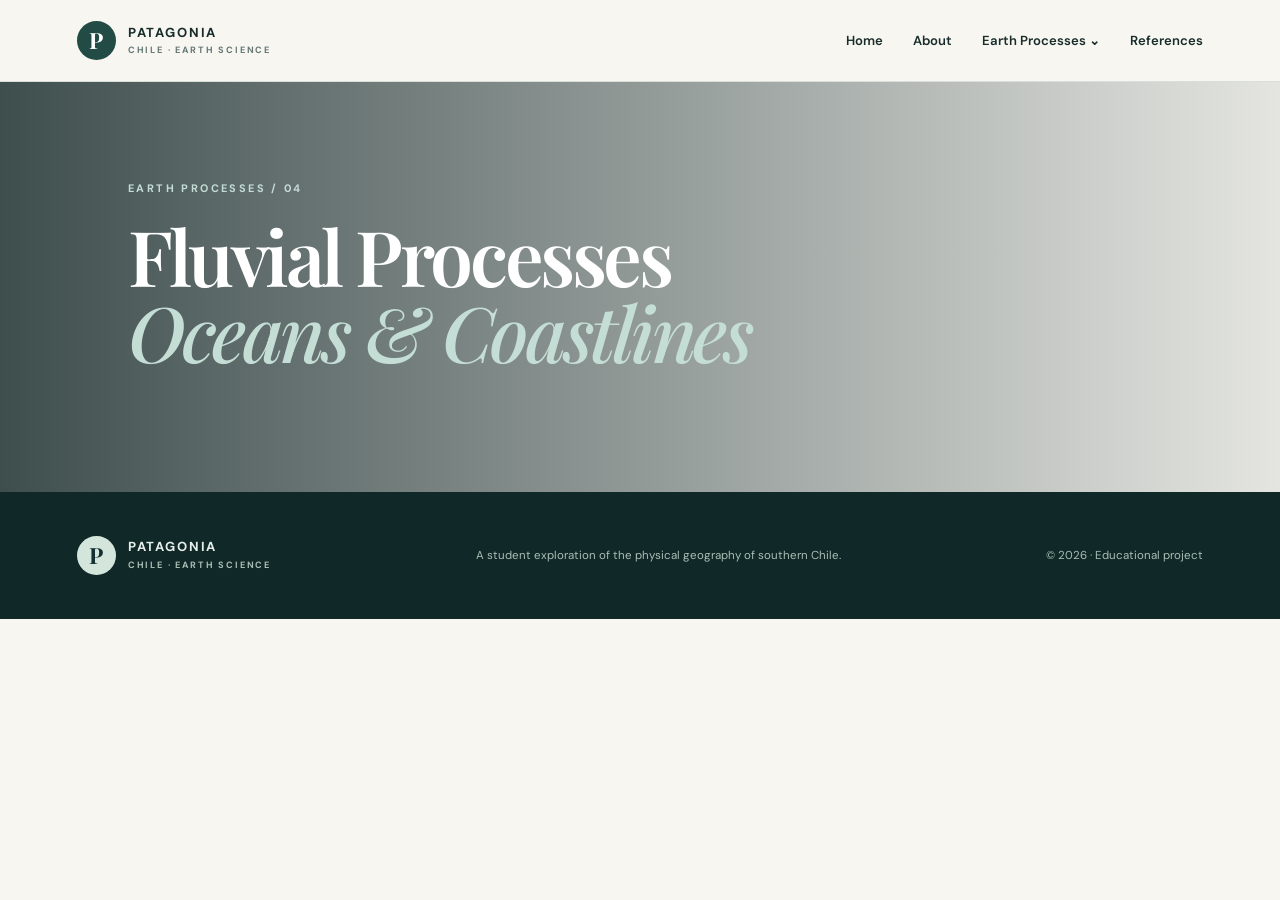
<file: water.html>
<!doctype html>
<html lang="en">

<head>
    <meta charset="utf-8">
    <meta name="viewport" content="width=device-width, initial-scale=1">
    <link rel="preconnect" href="https://fonts.googleapis.com">
    <link
        href="https://fonts.googleapis.com/css2?family=DM+Sans:wght@400;500;600;700&family=Playfair+Display:wght@500;600;700&display=swap"
        rel="stylesheet">
    <link rel="stylesheet" href="assets/css/style.css">
</head>

<body>
    <header class="site-header"><a class="brand" href="index.html"><span class="brand-mark">P</span><span>PATAGONIA
                <small>CHILE · EARTH SCIENCE</small></span></a><button class="menu-toggle" aria-label="Open navigation"
            aria-expanded="false"><span></span><span></span><span></span></button>
        <nav class="nav"><a href="index.html">Home</a><a href="about.html">About</a>
            <div class="nav-group"><button class="nav-trigger">Earth Processes <span>⌄</span></button>
                <div class="dropdown"><a href="maps.html">01 · Maps & Location</a><a href="tectonics.html">02 · Plate
                        Tectonics</a><a href="erosion.html">03 · Weathering & Erosion</a><a href="water.html">04 · Water
                        & Coastlines</a><a href="climate.html">05 · Climate & Biomes</a></div>
            </div><a href="references.html">References</a>
        </nav>
    </header>
    <main>
        <section class="page-hero"
            style="--page-image:url('https://images.unsplash.com/photo-1470770841072-f978cf4d019e?auto=format&fit=crop&w=1800&q=85')">
            <div>
                <p class="eyebrow">EARTH PROCESSES / 04</p>
                <h1>Fluvial Processes<br><em> Oceans & Coastlines</em></h1>
            </div>
        </section>
        
    </main>
    <footer class="footer"><a class="brand" href="index.html"><span class="brand-mark">P</span><span>PATAGONIA
                <small>CHILE · EARTH SCIENCE</small></span></a>
        <p>A student exploration of the physical geography of southern Chile.</p><span>© 2026 · Educational
            project</span>
    </footer>
    <script src="assets/js/main.js"></script>
</body>

</html>
</file>
<file: assets/css/style.css>
:root{--ink:#172c2b;--muted:#657674;--forest:#234b45;--deep:#142f31;--teal:#6f9990;--ice:#dce9e5;--sand:#e9e1d3;--paper:#f7f6f1;--white:#fff;--line:#d9e0dc;--serif:"Playfair Display",Georgia,serif;--sans:"DM Sans",Arial,sans-serif}
*{box-sizing:border-box}html{scroll-behavior:smooth}body{margin:0;background:var(--paper);color:var(--ink);font-family:var(--sans);line-height:1.7}a{color:inherit}.site-header{height:82px;padding:0 6vw;display:flex;align-items:center;justify-content:space-between;background:rgba(247,246,241,.97);position:sticky;top:0;z-index:20;border-bottom:1px solid var(--line)}.brand{display:flex;align-items:center;gap:12px;text-decoration:none;font-weight:700;letter-spacing:.14em;font-size:.82rem;line-height:1.2}.brand small{display:block;font-size:.57rem;color:var(--muted);letter-spacing:.2em;margin-top:5px}.brand-mark{display:grid;place-items:center;width:39px;height:39px;border-radius:50%;background:var(--forest);color:white;font-family:var(--serif);font-size:1.4rem;letter-spacing:0}.nav{display:flex;align-items:center;gap:30px}.nav>a,.nav-trigger{font:600 .82rem var(--sans);text-decoration:none;color:var(--ink);background:none;border:0;padding:12px 0;cursor:pointer}.nav a:hover,.nav-trigger:hover,.nav .active{color:#62877e}.nav-group{position:relative}.dropdown{display:none;position:absolute;top:42px;left:-18px;min-width:280px;padding:12px;background:#fff;box-shadow:0 14px 35px #142f3120;border:1px solid var(--line)}.dropdown a{display:block;padding:10px 12px;text-decoration:none;font-size:.8rem;border-bottom:1px solid #edf0ed}.dropdown a:last-child{border:0}.nav-group:hover .dropdown,.nav-group:focus-within .dropdown{display:block}.menu-toggle{display:none;background:none;border:0;padding:10px}.menu-toggle span{display:block;width:24px;height:2px;background:var(--ink);margin:5px}.hero{min-height:660px;height:78vh;max-height:850px;position:relative;background:url("https://images.unsplash.com/photo-1464822759023-fed622ff2c3b?auto=format&fit=crop&w=2200&q=90") center 48%/cover no-repeat;color:white;display:flex;align-items:center;padding:0 11vw}.hero-shade{position:absolute;inset:0;background:linear-gradient(90deg,rgba(10,31,32,.8),rgba(10,31,32,.15) 75%),linear-gradient(0deg,rgba(10,31,32,.25),transparent 50%)}.hero-content{position:relative;max-width:650px}.eyebrow{font-size:.68rem;letter-spacing:.22em;text-transform:uppercase;font-weight:700;color:var(--teal);margin:0 0 20px}.hero .eyebrow,.page-hero .eyebrow{color:#c4ddd4}.hero h1,.page-hero h1{font:600 clamp(3.5rem,8vw,7.2rem)/.99 var(--serif);letter-spacing:-.045em;margin:0 0 26px}.hero h1 em,.page-hero h1 em{font-weight:500;color:#c5ded5}.hero-lede{max-width:500px;font-size:1.08rem;color:#edf4f0;margin:0 0 32px}.button{display:inline-flex;gap:35px;align-items:center;text-decoration:none;padding:14px 20px;font-size:.78rem;font-weight:700;letter-spacing:.04em}.button-light{background:#f7f6f1;color:var(--deep)}.button span{font-size:1.1rem}.hero-caption{position:absolute;right:6vw;bottom:30px;font-size:.62rem;letter-spacing:.2em;color:#e1ece7}.section-wrap{padding:105px 10vw}.intro{display:grid;grid-template-columns:1fr 1.2fr;gap:10vw}.intro h2,.section-wrap h2{font:600 clamp(2.2rem,4vw,3.5rem)/1.12 var(--serif);letter-spacing:-.03em;margin:0}.intro-copy{max-width:650px;color:#536360}.intro-copy p:first-child{margin-top:0}.feature-grid{display:grid;grid-template-columns:1.35fr 1fr 1fr;gap:2px;background:var(--paper)}.feature-card{position:relative;min-height:440px;overflow:hidden;background:var(--deep);color:white}.feature-card img{width:100%;height:100%;min-height:440px;object-fit:cover;position:absolute;inset:0;opacity:.62;transition:transform .7s}.feature-card:hover img{transform:scale(1.04)}.feature-card:after{content:"";position:absolute;inset:35% 0 0;background:linear-gradient(transparent,rgba(9,28,29,.88))}.feature-card>div{position:absolute;z-index:1;bottom:38px;left:34px;right:30px}.feature-card span{font-size:.62rem;letter-spacing:.2em;color:#c5ded5}.feature-card h3{font:600 1.8rem var(--serif);margin:8px 0}.feature-card p{font-size:.85rem;color:#e0e9e5}.feature-card a{font-size:.76rem;font-weight:700;text-decoration:none;border-bottom:1px solid #b5d1c7;padding-bottom:4px}.quote-band{background:var(--deep);color:white;text-align:center;padding:75px 20px}.quote-band p{font:500 clamp(1.7rem,3vw,2.8rem) var(--serif);margin:0 0 12px}.quote-band span{font-size:.8rem;color:#bdd0c8}.process-overview h2{margin-bottom:40px}.process-list{border-top:1px solid var(--line)}.process-list>a{display:grid;grid-template-columns:60px 1fr 30px;gap:18px;align-items:center;padding:23px 0;border-bottom:1px solid var(--line);text-decoration:none}.process-list b{font:500 1rem var(--serif);color:var(--teal)}.process-list strong{display:block;font-size:.95rem}.process-list small{display:block;color:var(--muted);font-size:.78rem;margin-top:4px}.process-list i{font-style:normal;font-size:1.2rem}.footer{background:#102827;color:#e7efeb;padding:42px 6vw;display:flex;align-items:center;justify-content:space-between;gap:24px}.footer .brand-mark{background:#d4e5dc;color:var(--deep)}.footer .brand small,.footer p,.footer>span{color:#a8beb5}.footer p,.footer>span{font-size:.72rem}.page-hero{height:410px;background:linear-gradient(90deg,rgba(10,31,32,.78),rgba(10,31,32,.08)),var(--page-image) center 48%/cover;display:flex;align-items:center;padding:0 10vw;color:white}.page-hero h1{font-size:clamp(3rem,6vw,5.5rem)}.content-narrow{max-width:1050px;margin:auto}.content-narrow h2{margin-bottom:24px}.content-narrow p{color:#4f605d;max-width:790px}.content-narrow .eyebrow{color:var(--teal)}.callout{margin:45px 0;padding:30px 34px;background:#e8efeb;border-left:3px solid var(--teal)}.callout-label{font-size:.65rem;text-transform:uppercase;letter-spacing:.2em;font-weight:700;color:var(--forest)}.callout p{margin:12px 0;color:#405653}.callout small{font-size:.72rem;color:var(--muted)}.subhead{font-size:2rem!important;margin-top:60px!important}.scripture{font:italic 1.7rem var(--serif);color:var(--forest)!important;border-top:1px solid var(--line);padding-top:25px;margin-top:40px}.scripture span{font:600 .7rem var(--sans);letter-spacing:.1em;display:block;margin-top:12px}.article-layout{display:grid;grid-template-columns:minmax(0,2.2fr) minmax(220px,.8fr);gap:9vw}.article-main{max-width:780px}.article-main h2{margin-bottom:20px}.article-main h3{font:600 1.5rem var(--serif);margin:36px 0 10px}.article-main p{color:#52625f}.article-main .lead{font-size:1.12rem;color:#344a46}.article-aside{align-self:start;background:#e8efeb;padding:28px;position:sticky;top:110px}.aside-number{font:600 4rem var(--serif);color:#8aa99e}.article-aside>p:first-of-type{font-size:.6rem;letter-spacing:.2em;font-weight:700;color:var(--teal)}.article-aside h3{font:600 1.5rem var(--serif)}.aside-rule{height:1px;background:#c9d8d1;margin:22px 0}.article-aside p{font-size:.82rem;color:#536560}.article-aside a,.small-note a{font-size:.78rem;color:var(--forest);font-weight:700}.small-note{margin-top:40px;padding-top:20px;border-top:1px solid var(--line);font-size:.82rem}.references{padding-left:22px}.references li{padding:0 0 20px 8px;color:#4e5e5b;line-height:1.8}.references em{color:var(--ink)}@media(max-width:900px){.nav{gap:18px}.intro{gap:5vw}.feature-grid{grid-template-columns:1fr 1fr}.feature-large{grid-column:span 2}.article-layout{gap:4vw}}@media(max-width:700px){.site-header{height:72px;padding:0 5vw}.menu-toggle{display:block;z-index:22}.nav{display:none;position:absolute;top:71px;left:0;right:0;background:var(--paper);padding:18px 6vw 28px;box-shadow:0 16px 24px #142f3118;align-items:stretch;gap:4px;flex-direction:column}.nav.open{display:flex}.nav>a,.nav-trigger{padding:12px 0;text-align:left}.dropdown{position:static;box-shadow:none;border:0;background:#edf2ef;padding:4px 10px;display:none}.nav-group.open .dropdown{display:block}.hero{height:72vh;min-height:560px;padding:0 8vw;background-position:58% center}.hero h1{font-size:clamp(3.6rem,15vw,5.6rem)}.hero-lede{font-size:.95rem}.section-wrap{padding:72px 7vw}.intro{grid-template-columns:1fr;gap:25px}.feature-grid{grid-template-columns:1fr}.feature-large{grid-column:auto}.feature-card,.feature-card img{min-height:380px}.process-list>a{grid-template-columns:35px 1fr 20px;gap:10px}.footer{align-items:flex-start;flex-direction:column;padding:36px 7vw;gap:12px}.page-hero{height:330px;padding:0 7vw}.page-hero h1{font-size:clamp(3rem,13vw,4.5rem)}.article-layout{grid-template-columns:1fr}.article-aside{position:static;order:-1}.content-narrow{padding-left:7vw;padding-right:7vw}}@media(prefers-reduced-motion:reduce){*{scroll-behavior:auto!important;transition:none!important}}
</file>
